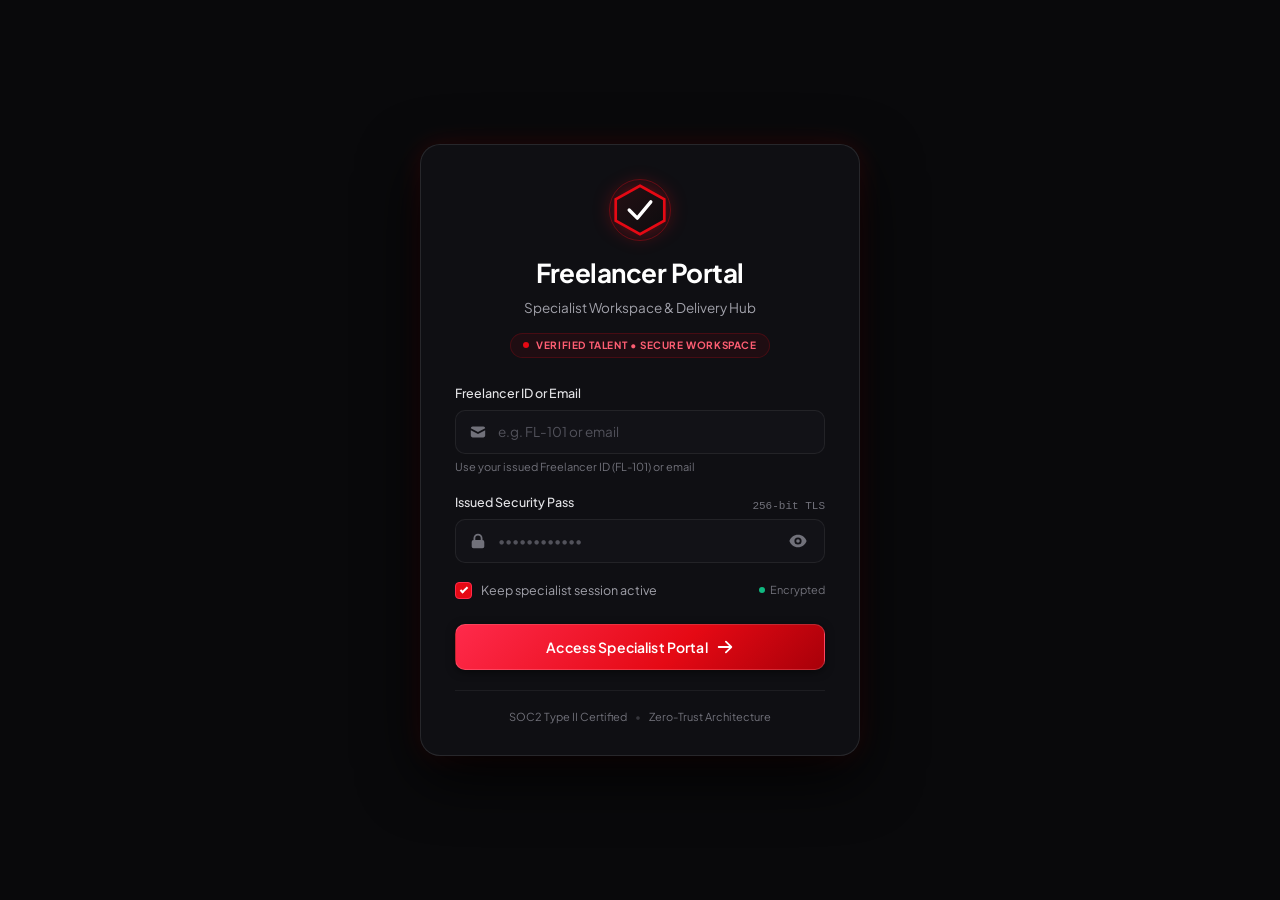
<file: freelancer.html>
<!DOCTYPE html>
<html lang="en">
<head>
  <meta charset="UTF-8">
  <meta name="viewport" content="width=device-width, initial-scale=1.0, maximum-scale=5.0, user-scalable=yes">
  <title>ApexCore Freelancer Portal | Specialist Workspace &amp; Operations</title>
  <meta name="description" content="Dedicated enterprise freelancer portal for ApexCore SaaS. Manage assigned projects, track progress, log timesheets, and request milestone disbursements in INR.">
  <meta name="theme-color" content="#09090b">

  <!-- Google Fonts: Plus Jakarta Sans & Inter -->
  <link rel="preconnect" href="https://fonts.googleapis.com">
  <link rel="preconnect" href="https://fonts.gstatic.com" crossorigin>
  <link href="https://fonts.googleapis.com/css2?family=Inter:wght@300;400;500;600;700&family=Plus+Jakarta+Sans:wght@400;500;600;700;800&family=JetBrains+Mono:wght@400;500;600&display=swap" rel="stylesheet">

  <!-- Core Base Styles & Freelancer Dedicated Styles -->
  <link rel="stylesheet" href="style.css">
  <link rel="stylesheet" href="freelancer.css">
</head>
<body class="freelancer-body">

  <!-- Toast Notification Container -->
  <div id="toast-container" class="toast-container" aria-live="polite"></div>

  <!-- ======================================================== -->
  <!-- 1. FREELANCER LOGIN VIEW (Centered Layout) -->
  <!-- ======================================================== -->
  <section id="freelancer-login-view" class="fl-login-fullscreen-section" aria-label="Freelancer Authentication">
    <div class="login-bg-effects" aria-hidden="true">
      <div class="glow-orb orb-1"></div>
      <div class="glow-orb orb-2"></div>
      <div class="grid-overlay"></div>
    </div>

    <div class="login-card-wrapper">
      <div class="login-card" id="freelancer-login-card">
        <!-- Brand Header -->
        <div class="login-brand">
          <div class="brand-emblem">
            <svg class="emblem-svg" viewBox="0 0 40 40" fill="none" xmlns="http://www.w3.org/2000/svg">
              <polygon points="20,2 38,12 38,28 20,38 2,28 2,12" stroke="#e50914" stroke-width="2" fill="url(#freelancerHexGrad)"/>
              <path d="M12 20L18 26L28 14" stroke="#ffffff" stroke-width="2.5" stroke-linecap="round" stroke-linejoin="round"/>
              <defs>
                <linearGradient id="freelancerHexGrad" x1="2" y1="2" x2="38" y2="38" gradientUnits="userSpaceOnUse">
                  <stop stop-color="#241014"/>
                  <stop offset="1" stop-color="#0c0c0e"/>
                </linearGradient>
              </defs>
            </svg>
            <span class="emblem-pulse"></span>
          </div>
          <h1 class="portal-title">Freelancer Portal</h1>
          <p class="portal-subtitle">Specialist Workspace &amp; Delivery Hub</p>
          <div class="rbac-pill">
            <span class="rbac-dot"></span>
            <span>VERIFIED TALENT &bull; SECURE WORKSPACE</span>
          </div>
        </div>

        <!-- Error State Banner (Hidden by default) -->
        <div id="freelancer-login-error" class="login-alert hidden" role="alert" aria-live="assertive">
          <svg class="alert-icon" viewBox="0 0 20 20" fill="currentColor">
            <path fill-rule="evenodd" d="M18 10a8 8 0 11-16 0 8 8 0 0116 0zm-7 4a1 1 0 11-2 0 1 1 0 012 0zm-1-9a1 1 0 00-1 1v4a1 1 0 102 0V6a1 1 0 00-1-1z" clip-rule="evenodd"/>
          </svg>
          <div class="alert-content">
            <strong class="alert-title">Access Denied</strong>
            <span class="alert-message">Invalid Freelancer ID or Security Pass.</span>
          </div>
        </div>

        <!-- Login Form -->
        <form id="freelancer-login-form" class="login-form" onsubmit="window.executeFreelancerLogin(event); return false;" autocomplete="off" novalidate>
          <!-- Email / ID Input Group -->
          <div class="form-group">
            <label for="fl-login-email" class="form-label">Freelancer ID or Email</label>
            <div class="input-wrapper">
              <span class="input-icon">
                <svg viewBox="0 0 20 20" fill="currentColor" width="18" height="18">
                  <path d="M2.003 5.884L10 9.882l7.997-3.998A2 2 0 0016 4H4a2 2 0 00-1.997 1.884z" />
                  <path d="M18 8.118l-8 4-8-4V14a2 2 0 002 2h12a2 2 0 002-2V8.118z" />
                </svg>
              </span>
              <input 
                type="text" 
                id="fl-login-email" 
                class="form-control" 
                placeholder="e.g. FL-101 or email" 
                required 
                spellcheck="false"
                autocomplete="username"
              >
            </div>
            <span class="hint-text">Use your issued Freelancer ID (FL-101) or email</span>
          </div>

          <!-- Password Input Group -->
          <div class="form-group">
            <div class="label-row">
              <label for="fl-login-password" class="form-label">Issued Security Pass</label>
              <span class="key-indicator">256-bit TLS</span>
            </div>
            <div class="input-wrapper">
              <span class="input-icon">
                <svg viewBox="0 0 20 20" fill="currentColor" width="18" height="18">
                  <path fill-rule="evenodd" d="M5 9V7a5 5 0 0110 0v2a2 2 0 012 2v5a2 2 0 01-2 2H5a2 2 0 01-2-2v-5a2 2 0 012-2zm8-2v2H7V7a3 3 0 016 0z" clip-rule="evenodd" />
                </svg>
              </span>
              <input 
                type="password" 
                id="fl-login-password" 
                class="form-control" 
                placeholder="••••••••••••" 
                required 
                autocomplete="current-password"
              >
              <button 
                type="button" 
                id="fl-toggle-password" 
                class="password-toggle-btn" 
                aria-label="Toggle password visibility" 
                title="Show or hide password"
              >
                <svg class="eye-icon eye-open" viewBox="0 0 20 20" fill="currentColor" width="18" height="18">
                  <path d="M10 12a2 2 0 100-4 2 2 0 000 4z" />
                  <path fill-rule="evenodd" d="M.458 10C1.732 5.943 5.522 3 10 3s8.268 2.943 9.542 7c-1.274 4.057-5.064 7-9.542 7S1.732 14.057.458 10zM14 10a4 4 0 11-8 0 4 4 0 018 0z" clip-rule="evenodd" />
                </svg>
                <svg class="eye-icon eye-closed hidden" viewBox="0 0 20 20" fill="currentColor" width="18" height="18">
                  <path fill-rule="evenodd" d="M3.707 2.293a1 1 0 00-1.414 1.414l14 14a1 1 0 001.414-1.414l-1.473-1.473A10.014 10.014 0 0019.542 10C18.268 5.943 14.478 3 10 3a9.958 9.958 0 00-4.512 1.074l-1.78-1.781zm4.261 4.26l1.514 1.515a2.003 2.003 0 012.45 2.45l1.514 1.514a4 4 0 00-5.478-5.478z" clip-rule="evenodd" />
                  <path d="M12.454 16.697L9.75 13.992a4 4 0 01-3.742-3.741L2.335 6.578A9.98 9.98 0 00.458 10c1.274 4.057 5.064 7 9.542 7 .847 0 1.669-.105 2.454-.303z" />
                </svg>
              </button>
            </div>
          </div>

          <!-- Options Row -->
          <div class="form-row-options">
            <label class="custom-checkbox">
              <input type="checkbox" id="fl-remember-me" checked>
              <span class="checkmark"></span>
              <span class="checkbox-label">Keep specialist session active</span>
            </label>
            <span class="security-status-tag">
              <span class="status-shield-dot"></span>
              Encrypted
            </span>
          </div>

          <!-- Submit Action Button -->
          <button type="button" id="btn-fl-login-submit" class="btn-primary-red" onclick="window.executeFreelancerLogin(event);">
            <span class="btn-shine"></span>
            <span class="btn-text">Access Specialist Portal</span>
            <svg class="btn-arrow" viewBox="0 0 20 20" fill="currentColor" width="18" height="18">
              <path fill-rule="evenodd" d="M10.293 3.293a1 1 0 011.414 0l6 6a1 1 0 010 1.414l-6 6a1 1 0 01-1.414-1.414L14.586 11H3a1 1 0 110-2h11.586l-4.293-4.293a1 1 0 010-1.414z" clip-rule="evenodd" />
            </svg>
          </button>
        </form>

        <!-- Card Footer -->
        <div class="login-card-footer" style="margin-top: 20px;">
          <div class="security-badges">
            <span>SOC2 Type II Certified</span>
            <span class="footer-sep">&bull;</span>
            <span>Zero-Trust Architecture</span>
          </div>
        </div>
      </div>
    </div>
  </section>

  <!-- ======================================================== -->
  <!-- 2. UNIQUE FREELANCER CYBERNETIC QUANTUM ORBITAL LOADER   -->
  <!-- ======================================================== -->
  <div id="freelancer-cinematic-loader" class="fl-quantum-loader-overlay hidden" aria-hidden="true" role="dialog">
    <canvas id="fl-loader-canvas" class="fl-quantum-canvas"></canvas>
    <div class="fl-quantum-ambient-radial"></div>

    <div class="fl-quantum-loader-content">
      <!-- 3D Gyroscopic Quantum Orbital Spinner -->
      <div class="fl-orbital-spinner-stage">
        <!-- Outer Glowing Energy Ring -->
        <div class="fl-orbital-outer-glow"></div>

        <!-- Segmented Tech HUD Ring -->
        <div class="fl-hud-tech-ring">
          <svg viewBox="0 0 200 200" class="fl-hud-svg">
            <circle cx="100" cy="100" r="90" class="fl-hud-track-circle" />
            <circle cx="100" cy="100" r="90" class="fl-hud-progress-arc" id="fl-hud-arc" />
          </svg>
          <div class="fl-hud-tick-marks">
            <span class="fl-tick t-0"></span>
            <span class="fl-tick t-90"></span>
            <span class="fl-tick t-180"></span>
            <span class="fl-tick t-270"></span>
          </div>
        </div>

        <!-- 3D Orbital Gyroscopic Ring 1 (Tilted 65deg) -->
        <div class="fl-gyro-ring fl-gyro-1">
          <div class="fl-gyro-particle p-1"></div>
          <div class="fl-gyro-particle p-2"></div>
        </div>

        <!-- 3D Orbital Gyroscopic Ring 2 (Counter Tilt 45deg) -->
        <div class="fl-gyro-ring fl-gyro-2">
          <div class="fl-gyro-particle p-3"></div>
        </div>

        <!-- 3D Orbital Gyroscopic Ring 3 (Fast Equatorial Sweep) -->
        <div class="fl-gyro-ring fl-gyro-3">
          <div class="fl-gyro-particle p-4"></div>
        </div>

        <!-- Central Hexagonal Quantum Matrix Core -->
        <div class="fl-hex-core-wrap">
          <div class="fl-hex-pulse-aura"></div>
          <div class="fl-hex-matrix-frame">
            <svg viewBox="0 0 60 60" class="fl-hex-svg">
              <polygon points="30,4 55,18 55,42 30,56 5,42 5,18" class="fl-hex-poly-bg" />
              <polygon points="30,4 55,18 55,42 30,56 5,42 5,18" class="fl-hex-poly-border" />
            </svg>
            <div class="fl-hex-core-icon">
              <!-- Specialist Shield / Code Vector -->
              <svg viewBox="0 0 24 24" fill="none" stroke="currentColor" stroke-width="2.4" stroke-linecap="round" stroke-linejoin="round" width="22" height="22">
                <polyline points="16 18 22 12 16 6"></polyline>
                <polyline points="8 6 2 12 8 18"></polyline>
              </svg>
            </div>
          </div>
        </div>
      </div>

      <!-- Live Telemetry Matrix Pod & Progress HUD -->
      <div class="fl-telemetry-hud-pod">
        <div class="fl-hud-badge-row">
          <span class="fl-hud-live-tag">
            <span class="fl-hud-pulse-dot"></span>
            SPECIALIST ENCLAVE
          </span>
          <span class="fl-hud-cipher-tag">TLS-256 SECURED</span>
        </div>

        <!-- Cyberpunk Digital Number Display -->
        <div class="fl-telemetry-pct-row">
          <span class="fl-pct-bracket">[</span>
          <span id="fl-loader-percentage" class="fl-pct-digits">0</span>
          <span class="fl-pct-unit">%</span>
          <span class="fl-pct-bracket">]</span>
        </div>

        <!-- Precision Segmented Progress Bar -->
        <div class="fl-segmented-bar-track">
          <div id="fl-cursive-progress-bar" class="fl-segmented-bar-fill"></div>
          <div class="fl-segmented-bar-grid"></div>
        </div>

        <!-- Live Status Terminal Decryption Text -->
        <div class="fl-terminal-status-wrap">
          <span class="fl-terminal-caret">&gt;</span>
          <p id="fl-loader-status-text" class="fl-terminal-status-text">INITIALIZING SPECIALIST ENCLAVE &bull; VERIFYING TALENT</p>
        </div>

        <!-- Stage Pips Matrix -->
        <div class="fl-stage-pips-matrix">
          <div class="fl-stage-pip-item active" id="fl-pip-0">
            <span class="pip-dot"></span>
            <span class="pip-lbl">AUTH</span>
          </div>
          <div class="fl-stage-pip-item" id="fl-pip-1">
            <span class="pip-dot"></span>
            <span class="pip-lbl">ENCLAVE</span>
          </div>
          <div class="fl-stage-pip-item" id="fl-pip-2">
            <span class="pip-dot"></span>
            <span class="pip-lbl">SPRINTS</span>
          </div>
          <div class="fl-stage-pip-item" id="fl-pip-3">
            <span class="pip-dot"></span>
            <span class="pip-lbl">SYNC</span>
          </div>
          <div class="fl-stage-pip-item" id="fl-pip-4">
            <span class="pip-dot"></span>
            <span class="pip-lbl">GRANTED</span>
          </div>
        </div>
      </div>
    </div>
  </div>

  <!-- ======================================================== -->
  <!-- 3. FREELANCER SPECIALIST WORKSPACE VIEW                  -->
  <!-- ======================================================== -->
  <div id="freelancer-workspace-view" class="dashboard-shell hidden">

    <!-- LEFT COLLAPSIBLE SIDEBAR -->
    <aside id="sidebar" class="admin-sidebar" aria-label="Freelancer Navigation">
      <!-- Sidebar Header & Brand -->
      <div class="sidebar-header">
        <div class="sidebar-brand">
          <div class="brand-mini-emblem">
            <svg viewBox="0 0 28 28" fill="none" width="24" height="24">
              <path d="M14 2L26 7.5V14C26 21 21 25.5 14 27C7 25.5 2 21 2 14V7.5L14 2Z" fill="#18181f" stroke="#e50914" stroke-width="1.6"/>
              <path d="M10 14L13 17L18 11" stroke="#ff2a4b" stroke-width="2" stroke-linecap="round"/>
            </svg>
          </div>
          <div class="brand-names">
            <span class="brand-title">ApexCore</span>
            <span class="brand-tag">Specialist</span>
          </div>
        </div>
        <button id="sidebar-toggle-btn" class="sidebar-toggle-btn" aria-label="Toggle sidebar collapse" title="Fold / Unfold Sidebar">
          <svg viewBox="0 0 20 20" fill="currentColor" width="18" height="18">
            <path fill-rule="evenodd" d="M12.707 5.293a1 1 0 010 1.414L9.414 10l3.293 3.293a1 1 0 01-1.414 1.414l-4-4a1 1 0 010-1.414l4-4a1 1 0 011.414 0z" clip-rule="evenodd" />
          </svg>
        </button>
        <button id="sidebar-mobile-close-btn" class="sidebar-mobile-close-btn" aria-label="Close navigation sidebar" title="Fold Sidebar">
          <svg viewBox="0 0 24 24" fill="none" stroke="currentColor" stroke-width="2.2" width="18" height="18">
            <line x1="18" y1="6" x2="6" y2="18"></line>
            <line x1="6" y1="6" x2="18" y2="18"></line>
          </svg>
        </button>
      </div>

      <!-- Navigation Menu -->
      <nav class="sidebar-nav">
        <div class="nav-section-label">SPECIALIST WORKSPACE</div>
        <ul class="nav-list" role="menubar">
          
          <!-- 1. Assigned Projects & Work -->
          <li class="nav-item">
            <button class="nav-link active" data-tab="assigned-projects" role="menuitem">
              <span class="nav-icon">
                <svg viewBox="0 0 24 24" fill="none" stroke="currentColor" stroke-width="2">
                  <path d="M22 19a2 2 0 0 1-2 2H4a2 2 0 0 1-2-2V5a2 2 0 0 1 2-2h5l2 3h9a2 2 0 0 1 2 2z"></path>
                </svg>
              </span>
              <span class="nav-label">Assigned Work</span>
              <span class="nav-counter" id="badge-my-projects">0</span>
            </button>
          </li>

          <!-- 2. Financials & Disbursements -->
          <li class="nav-item">
            <button class="nav-link" data-tab="finances" role="menuitem">
              <span class="nav-icon">
                <svg viewBox="0 0 24 24" fill="none" stroke="currentColor" stroke-width="2">
                  <rect x="2" y="5" width="20" height="14" rx="2"></rect>
                  <line x1="2" y1="10" x2="22" y2="10"></line>
                </svg>
              </span>
              <span class="nav-label">Financials &amp; Payouts</span>
              <span class="nav-counter" id="badge-my-payouts">0</span>
            </button>
          </li>

          <!-- 3. Timesheet / Log Hours -->
          <li class="nav-item">
            <button class="nav-link" data-tab="timesheet" role="menuitem">
              <span class="nav-icon">
                <svg viewBox="0 0 24 24" fill="none" stroke="currentColor" stroke-width="2">
                  <circle cx="12" cy="12" r="10"></circle>
                  <polyline points="12 6 12 12 16 14"></polyline>
                </svg>
              </span>
              <span class="nav-label">Log Hours / Timesheet</span>
            </button>
          </li>

          <!-- 4. Profile & Skills -->
          <li class="nav-item">
            <button class="nav-link" data-tab="profile" role="menuitem">
              <span class="nav-icon">
                <svg viewBox="0 0 24 24" fill="none" stroke="currentColor" stroke-width="2">
                  <path d="M20 21v-2a4 4 0 0 0-4-4H8a4 4 0 0 0-4 4v2"></path>
                  <circle cx="12" cy="7" r="4"></circle>
                </svg>
              </span>
              <span class="nav-label">Profile &amp; Skills</span>
            </button>
          </li>
        </ul>
      </nav>

      <!-- Sidebar Footer -->
      <div class="sidebar-footer">
        <div class="sidebar-user-card">
          <div class="user-avatar-wrap">
            <div class="avatar-ring"></div>
            <div class="user-avatar" id="sidebar-fl-avatar">F</div>
          </div>
          <div class="user-details">
            <span class="user-name" id="sidebar-fl-name">Specialist</span>
            <span class="user-role" id="sidebar-fl-skill">Web Development</span>
          </div>
          <button id="btn-sidebar-fl-logout" class="quick-logout-btn" title="Sign Out" aria-label="Sign Out">
            <svg viewBox="0 0 20 20" fill="currentColor" width="16" height="16">
              <path fill-rule="evenodd" d="M3 3a1 1 0 00-1 1v12a1 1 0 102 0V4a1 1 0 00-1-1zm10.293 9.293a1 1 0 001.414 1.414l3-3a1 1 0 000-1.414l-3-3a1 1 0 10-1.414 1.414L14.586 9H7a1 1 0 100 2h7.586l-1.293 1.293z" clip-rule="evenodd" />
            </svg>
          </button>
        </div>
      </div>
    </aside>

    <!-- SIDEBAR BACKDROP FOR MOBILE -->
    <div id="sidebar-backdrop" class="sidebar-backdrop" aria-hidden="true"></div>

    <!-- MAIN DASHBOARD CONTENT AREA -->
    <main class="dashboard-main">

      <!-- MODERN TOP NAVIGATION BAR -->
      <header class="dashboard-topbar">
        <div class="topbar-left">
          <button id="mobile-menu-btn" class="mobile-menu-btn" aria-label="Open mobile navigation menu">
            <svg viewBox="0 0 24 24" fill="none" stroke="currentColor" stroke-width="2">
              <line x1="3" y1="12" x2="21" y2="12"></line>
              <line x1="3" y1="6" x2="21" y2="6"></line>
              <line x1="3" y1="18" x2="21" y2="18"></line>
            </svg>
          </button>
          <div class="view-breadcrumb">
            <span class="breadcrumb-root">Specialist Workspace</span>
            <span class="breadcrumb-sep">/</span>
            <span id="current-view-title" class="breadcrumb-current">Assigned Work</span>
          </div>
        </div>

        <!-- Center Search Omnibar -->
        <div class="topbar-search">
          <div class="search-box">
            <svg class="search-icon" viewBox="0 0 20 20" fill="currentColor" width="16" height="16">
              <path fill-rule="evenodd" d="M8 4a4 4 0 100 8 4 4 0 000-8zM2 8a6 6 0 1110.89 3.476l4.817 4.817a1 1 0 01-1.414 1.414l-4.816-4.816A6 6 0 012 8z" clip-rule="evenodd" />
            </svg>
            <input type="text" id="fl-global-search" placeholder="Search my projects, deliverables, milestones...">
          </div>
        </div>

        <!-- Right System Indicators -->
        <div class="topbar-right">
          <!-- Live Clock -->
          <div class="time-badge">
            <span class="clock-icon">&#9679;</span>
            <span id="live-time">13:17:00</span>
            <span class="badge-timezone">UTC+5:30</span>
          </div>

          <!-- Profile Pill & Logout -->
          <div class="topbar-user-pill">
            <div class="topbar-avatar">
              <span id="topbar-fl-avatar">S</span>
              <span class="avatar-online-dot"></span>
            </div>
            <div class="topbar-user-meta">
              <span class="topbar-name" id="topbar-fl-name">Specialist</span>
              <span class="topbar-badge" id="topbar-fl-skill-badge">Freelancer</span>
            </div>
            <button id="btn-topbar-fl-logout" class="topbar-logout-btn" title="Sign Out of Portal" aria-label="Sign out">
              <svg viewBox="0 0 20 20" fill="currentColor" width="16" height="16">
                <path fill-rule="evenodd" d="M3 3a1 1 0 00-1 1v12a1 1 0 102 0V4a1 1 0 00-1-1zm10.293 9.293a1 1 0 001.414 1.414l3-3a1 1 0 000-1.414l-3-3a1 1 0 10-1.414 1.414L14.586 9H7a1 1 0 100 2h7.586l-1.293 1.293z" clip-rule="evenodd" />
              </svg>
              <span class="logout-text">Logout</span>
            </button>
          </div>
        </div>
      </header>

      <!-- ==================================================== -->
      <!-- TAB 1: ASSIGNED PROJECTS & WORK                      -->
      <!-- ==================================================== -->
      <section id="tab-assigned-projects" class="content-tab active-tab">
        <div class="page-header-row">
          <div>
            <h2 class="page-title">My Assigned Projects &amp; Deliverables</h2>
            <p class="page-subtitle">Track your project milestones, update live delivery progress %, and submit deliverable notes to Platform Admin.</p>
          </div>
          <div class="page-header-actions">
            <button class="btn-primary-red-sm" id="btn-quick-log-hours">
              <svg viewBox="0 0 20 20" fill="currentColor" width="16" height="16">
                <path fill-rule="evenodd" d="M10 18a8 8 0 100-16 8 8 0 000 16zm1-12a1 1 0 10-2 0v4a1 1 0 00.293.707l2.828 2.829a1 1 0 101.415-1.415L11 9.586V6z" clip-rule="evenodd"/>
              </svg>
              Log Work Hours
            </button>
          </div>
        </div>

        <!-- 4 Summary Metrics -->
        <div class="subpage-metric-strip">
          <div class="sub-metric">
            <span class="sub-label">Active Assigned Projects</span>
            <span class="sub-value font-mono text-green" id="fl-kpi-active-projects">0</span>
          </div>
          <div class="sub-metric">
            <span class="sub-label">Avg Milestone Completion</span>
            <span class="sub-value font-mono" id="fl-kpi-avg-progress">0%</span>
          </div>
          <div class="sub-metric highlight-warning">
            <span class="sub-label">Pending Payout Due (INR)</span>
            <span class="sub-value font-mono text-crimson" id="fl-kpi-pending-due">₹0</span>
          </div>
          <div class="sub-metric">
            <span class="sub-label">Total Cleared Earnings (INR)</span>
            <span class="sub-value font-mono text-green" id="fl-kpi-cleared-payouts">₹0</span>
          </div>
        </div>

        <!-- Projects Grid Container -->
        <div class="projects-grid-container" id="freelancer-projects-grid">
          <!-- Dynamically populated cards -->
        </div>
      </section>

      <!-- ==================================================== -->
      <!-- TAB 2: FINANCIALS & DISBURSEMENTS (PAYOUTS)         -->
      <!-- ==================================================== -->
      <section id="tab-finances" class="content-tab">
        <div class="page-header-row">
          <div>
            <h2 class="page-title">Financials &amp; Milestone Disbursements</h2>
            <p class="page-subtitle">Track your project earnings in INR (₹), view paid statements, and submit milestone disbursement requests.</p>
          </div>
          <div class="page-header-actions">
            <button class="btn-primary-red-sm" id="btn-open-request-payout-modal">
              <svg viewBox="0 0 20 20" fill="currentColor" width="16" height="16">
                <path fill-rule="evenodd" d="M4 4a2 2 0 00-2 2v4a2 2 0 002 2V6h10a2 2 0 00-2-2H4zm2 6a2 2 0 012-2h8a2 2 0 012 2v4a2 2 0 01-2 2H8a2 2 0 01-2-2v-4zm6 4a2 2 0 100-4 2 2 0 000 4z" clip-rule="evenodd"/>
              </svg>
              Request Milestone Payout (₹)
            </button>
          </div>
        </div>

        <!-- Financial KPI Cards -->
        <div class="kpi-grid">
          <div class="kpi-card">
            <div class="kpi-top">
              <span class="kpi-title">Total Cleared Earnings</span>
              <div class="kpi-icon-wrap">
                <svg viewBox="0 0 24 24" fill="none" stroke="currentColor" stroke-width="2">
                  <path d="M22 11.08V12a10 10 0 1 1-5.93-9.14"></path>
                  <polyline points="22 4 12 14.01 9 11.01"></polyline>
                </svg>
              </div>
            </div>
            <div class="kpi-value-row">
              <span class="kpi-value" id="fin-kpi-cleared">₹0</span>
              <span class="kpi-delta positive">Direct Transfer</span>
            </div>
          </div>

          <div class="kpi-card accent-glow">
            <div class="kpi-top">
              <span class="kpi-title">Current Due / In Escrow</span>
              <div class="kpi-icon-wrap red-glow">
                <svg viewBox="0 0 24 24" fill="none" stroke="currentColor" stroke-width="2">
                  <circle cx="12" cy="12" r="10"></circle>
                  <line x1="12" y1="8" x2="12" y2="12"></line>
                  <line x1="12" y1="16" x2="12.01" y2="16"></line>
                </svg>
              </div>
            </div>
            <div class="kpi-value-row">
              <span class="kpi-value" id="fin-kpi-due">₹0</span>
              <span class="kpi-subtag">Pending Release</span>
            </div>
          </div>

          <div class="kpi-card">
            <div class="kpi-top">
              <span class="kpi-title">Assigned Projects Value</span>
              <div class="kpi-icon-wrap">
                <svg viewBox="0 0 24 24" fill="none" stroke="currentColor" stroke-width="2">
                  <rect x="2" y="7" width="20" height="14" rx="2"></rect>
                  <path d="M16 21V5a2 2 0 0 0-2-2h-4a2 2 0 0 0-2 2v16"></path>
                </svg>
              </div>
            </div>
            <div class="kpi-value-row">
              <span class="kpi-value" id="fin-kpi-total-budget">₹0</span>
              <span class="kpi-subtag">Across All Sprints</span>
            </div>
          </div>
        </div>

        <!-- Disbursements & Payout Table -->
        <div class="table-card" style="margin-top: 24px;">
          <div class="card-header-bar" style="padding: 16px 20px; display:flex; justify-content:space-between; align-items:center; border-bottom: 1px solid var(--border-subtle);">
            <h3 style="font-size: 15px; font-weight: 700;">Disbursement History &amp; Milestone Receipts</h3>
            <span class="badge-tag">INR Currencies</span>
          </div>
          <div class="table-responsive">
            <table class="data-table">
              <thead>
                <tr>
                  <th>Disbursement ID</th>
                  <th>Project Name</th>
                  <th>Milestone Deliverable</th>
                  <th>Hours Logged</th>
                  <th>Payout Amount (₹)</th>
                  <th>Payment Status</th>
                  <th>Date Recorded</th>
                </tr>
              </thead>
              <tbody id="fl-payouts-table-body">
                <!-- Dynamically rendered -->
              </tbody>
            </table>
          </div>
        </div>
      </section>

      <!-- ==================================================== -->
      <!-- TAB 3: TIMESHEET / WORK HOUR LOGGER                 -->
      <!-- ==================================================== -->
      <section id="tab-timesheet" class="content-tab">
        <div class="page-header-row">
          <div>
            <h2 class="page-title">Specialist Timesheet &amp; Sprint Log</h2>
            <p class="page-subtitle">Log billable hours against your active projects and document your milestone accomplishments.</p>
          </div>
        </div>

        <div class="timesheet-layout-grid">
          <!-- Left: Log Hours Form -->
          <div class="table-card" style="padding: 24px;">
            <h3 style="font-size: 16px; font-weight: 700; margin-bottom: 16px;">Log Daily / Sprint Work Hours</h3>
            <form id="form-log-hours" class="modal-form" action="javascript:void(0);" onsubmit="return false;">
              <div class="form-group">
                <label class="form-label">Select Assigned Project</label>
                <select id="ts-project-select" class="filter-select" required style="width: 100%; height: 42px;">
                  <!-- Dynamically filled with freelancer's active projects -->
                </select>
              </div>

              <div class="form-grid-2">
                <div class="form-group">
                  <label class="form-label">Date of Work</label>
                  <input type="date" id="ts-date" class="form-control" required>
                </div>
                <div class="form-group">
                  <label class="form-label">Hours Logged</label>
                  <input type="number" id="ts-hours" class="form-control" placeholder="e.g. 6.5" min="0.5" max="24" step="0.5" required>
                </div>
              </div>

              <div class="form-group">
                <label class="form-label">Work Completed / Sprint Task Summary</label>
                <textarea id="ts-description" class="form-control" rows="3" placeholder="Describe the components built, APIs integrated, or designs rendered..." required></textarea>
              </div>

              <button type="submit" class="btn-primary-red" style="width: 100%;">
                <span class="btn-text">Submit Hours to Timesheet</span>
              </button>
            </form>
          </div>

          <!-- Right: Logged Entries Table -->
          <div class="table-card">
            <div class="card-header-bar" style="padding: 16px 20px; display:flex; justify-content:space-between; align-items:center; border-bottom: 1px solid var(--border-subtle);">
              <h3 style="font-size: 15px; font-weight: 700;">Recorded Sprint Time Logs</h3>
              <span class="badge-tag" id="ts-total-hours-badge">0 Hours Logged</span>
            </div>
            <div class="table-responsive">
              <table class="data-table">
                <thead>
                  <tr>
                    <th>Date</th>
                    <th>Project</th>
                    <th>Hours</th>
                    <th>Sprint Notes / Task Summary</th>
                  </tr>
                </thead>
                <tbody id="timesheet-entries-body">
                  <!-- Dynamically populated -->
                </tbody>
              </table>
            </div>
          </div>
        </div>
      </section>

      <!-- ==================================================== -->
      <!-- TAB 4: PROFILE & SKILL MANAGEMENT                   -->
      <!-- ==================================================== -->
      <section id="tab-profile" class="content-tab">
        <div class="page-header-row">
          <div>
            <h2 class="page-title">Specialist Profile &amp; Core Skills</h2>
            <p class="page-subtitle">Manage your verified service skills (Web Development, Graphic Design, Video Editing), contact info, and security credentials.</p>
          </div>
        </div>

        <div class="profile-settings-card table-card" style="padding: 28px; max-width: 780px;">
          <form id="form-fl-profile" class="modal-form" action="javascript:void(0);" onsubmit="return false;">
            <div class="form-grid-2">
              <div class="form-group">
                <label class="form-label">Freelancer ID (Permanent)</label>
                <input type="text" id="prof-fl-id" class="form-control" readonly style="background: rgba(255,255,255,0.02); opacity: 0.8;">
              </div>
              <div class="form-group">
                <label class="form-label">Full Name</label>
                <input type="text" id="prof-fl-name" class="form-control" required>
              </div>
            </div>

            <div class="form-grid-2">
              <div class="form-group">
                <label class="form-label">Contact Email Address</label>
                <input type="email" id="prof-fl-email" class="form-control" required>
              </div>
              <div class="form-group">
                <label class="form-label">Phone / WhatsApp Number</label>
                <input type="tel" id="prof-fl-phone" class="form-control" placeholder="+91 98765 43210" required>
              </div>
            </div>

            <!-- Core Services Skill Selector -->
            <div class="form-group">
              <label class="form-label">Core Specialization Skills (Select from Enterprise Services)</label>
              <div class="service-checkbox-group">
                <label class="custom-checkbox">
                  <input type="checkbox" name="fl-skills" value="Web Development">
                  <span class="checkmark"></span>
                  <span class="checkbox-label">Web Development (Full-Stack, React, REST API)</span>
                </label>
                <label class="custom-checkbox">
                  <input type="checkbox" name="fl-skills" value="Graphic Design">
                  <span class="checkmark"></span>
                  <span class="checkbox-label">Graphic Design (Brand Identity, UI/UX, 3D Assets)</span>
                </label>
                <label class="custom-checkbox">
                  <input type="checkbox" name="fl-skills" value="Video Editing">
                  <span class="checkmark"></span>
                  <span class="checkbox-label">Video Editing (Color Grading, Motion Graphics, Reels)</span>
                </label>
              </div>
            </div>

            <div class="form-grid-2">
              <div class="form-group">
                <label class="form-label">Update Security Key / Password</label>
                <input type="text" id="prof-fl-pass" class="form-control" placeholder="Enter new security password">
              </div>
              <div class="form-group">
                <label class="form-label">Talent Availability Status</label>
                <select id="prof-fl-status" class="filter-select" style="width: 100%; height: 42px;">
                  <option value="Active">Active (Taking New Projects)</option>
                  <option value="Available">Available (Standby)</option>
                  <option value="Temporary">Temporary / On Leave</option>
                </select>
              </div>
            </div>

            <div style="margin-top: 20px; display:flex; justify-content:flex-end; gap: 12px;">
              <button type="submit" class="btn-primary-red" style="padding: 12px 28px;">
                <span class="btn-text">Save Profile &amp; Sync to Cloud</span>
              </button>
            </div>
          </form>
        </div>
      </section>

    </main>

    <!-- MOBILE BOTTOM NAVIGATION DOCK -->
    <nav class="mobile-bottom-nav" aria-label="Mobile Navigation Dock">
      <button class="mobile-nav-item active" data-tab="assigned-projects">
        <svg viewBox="0 0 24 24" fill="none" stroke="currentColor" stroke-width="2"><path d="M22 19a2 2 0 0 1-2 2H4a2 2 0 0 1-2-2V5a2 2 0 0 1 2-2h5l2 3h9a2 2 0 0 1 2 2z"></path></svg>
        <span>Projects</span>
      </button>
      <button class="mobile-nav-item" data-tab="finances">
        <svg viewBox="0 0 24 24" fill="none" stroke="currentColor" stroke-width="2"><rect x="2" y="5" width="20" height="14" rx="2"></rect><line x1="2" y1="10" x2="22" y2="10"></line></svg>
        <span>Payouts</span>
      </button>
      <button class="mobile-nav-item" data-tab="timesheet">
        <svg viewBox="0 0 24 24" fill="none" stroke="currentColor" stroke-width="2"><circle cx="12" cy="12" r="10"></circle><polyline points="12 6 12 12 16 14"></polyline></svg>
        <span>Hours</span>
      </button>
      <button class="mobile-nav-item" data-tab="profile">
        <svg viewBox="0 0 24 24" fill="none" stroke="currentColor" stroke-width="2"><path d="M20 21v-2a4 4 0 0 0-4-4H8a4 4 0 0 0-4 4v2"></path><circle cx="12" cy="7" r="4"></circle></svg>
        <span>Profile</span>
      </button>
    </nav>
  </div>

  <!-- ======================================================== -->
  <!-- 4. MODALS & POPUPS                                      -->
  <!-- ======================================================== -->

  <!-- Modal 1: Submit Deliverable & Progress Update -->
  <div id="modal-submit-deliverable" class="modal-backdrop hidden" aria-hidden="true">
    <div class="modal-card">
      <div class="modal-header">
        <div class="modal-title-wrap">
          <span class="modal-badge">SPRINT SUBMISSION</span>
          <h3 class="modal-title">Submit Deliverables &amp; Progress</h3>
        </div>
        <button class="modal-close-btn" data-close-modal="modal-submit-deliverable">&times;</button>
      </div>
      <form id="form-submit-deliverable" class="modal-form" action="javascript:void(0);" onsubmit="return false;">
        <input type="hidden" id="deliv-project-id">
        <div class="form-group">
          <label class="form-label">Project Name</label>
          <input type="text" id="deliv-project-name" class="form-control" readonly style="background: rgba(255,255,255,0.02); opacity: 0.85;">
        </div>

        <div class="form-grid-2">
          <div class="form-group">
            <label class="form-label">Updated Progress Percentage (%)</label>
            <div style="display:flex; align-items:center; gap: 10px;">
              <input type="range" id="deliv-progress-slider" min="0" max="100" class="form-range" style="flex: 1;">
              <span id="deliv-progress-val" style="font-weight: 700; color: var(--red-ember); width: 45px;">80%</span>
            </div>
          </div>
          <div class="form-group">
            <label class="form-label">Project Status</label>
            <select id="deliv-status-select" class="filter-select" style="width: 100%; height: 42px;">
              <option value="Active">Active (In Sprint)</option>
              <option value="In Review">In Review (Ready for Client Audit)</option>
              <option value="Completed">Completed (Final Delivery)</option>
            </select>
          </div>
        </div>

        <div class="form-group">
          <label class="form-label">Deliverable URL / Asset Links (Figma, GitHub, Drive, Reel)</label>
          <input type="url" id="deliv-asset-url" class="form-control" placeholder="https://github.com/... or https://figma.com/..." required>
        </div>

        <div class="form-group">
          <label class="form-label">Sprint Delivery Notes / Milestone Remarks</label>
          <textarea id="deliv-notes" class="form-control" rows="3" placeholder="Provide notes regarding changes made, QA checks completed, or client approvals..." required></textarea>
        </div>

        <div style="display:flex; justify-content:flex-end; gap: 10px; margin-top: 14px;">
          <button type="button" class="btn-secondary" data-close-modal="modal-submit-deliverable">Cancel</button>
          <button type="submit" class="btn-primary-red">Submit Deliverables &amp; Save</button>
        </div>
      </form>
    </div>
  </div>

  <!-- Modal 2: Request Milestone Disbursement -->
  <div id="modal-request-payout" class="modal-backdrop hidden" aria-hidden="true">
    <div class="modal-card">
      <div class="modal-header">
        <div class="modal-title-wrap">
          <span class="modal-badge">ESCROW DISBURSEMENT</span>
          <h3 class="modal-title">Request Milestone Payout (₹)</h3>
        </div>
        <button class="modal-close-btn" data-close-modal="modal-request-payout">&times;</button>
      </div>
      <form id="form-request-payout" class="modal-form" action="javascript:void(0);" onsubmit="return false;">
        <div class="form-group">
          <label class="form-label">Associated Project</label>
          <select id="payout-project-select" class="filter-select" required style="width: 100%; height: 42px;">
            <!-- Dynamically populated -->
          </select>
        </div>

        <div class="form-group">
          <label class="form-label">Milestone Deliverable Name</label>
          <input type="text" id="payout-milestone-name" class="form-control" placeholder="e.g. Sprint 2 Ingress MTLS &amp; UI Polish" required>
        </div>

        <div class="form-grid-2">
          <div class="form-group">
            <label class="form-label">Hours Logged for Milestone</label>
            <input type="number" id="payout-hours" class="form-control" placeholder="35" min="1" required>
          </div>
          <div class="form-group">
            <label class="form-label">Requested Disbursement Amount (INR ₹)</label>
            <input type="number" id="payout-amount" class="form-control" placeholder="45000" min="1000" step="500" required>
          </div>
        </div>

        <div style="display:flex; justify-content:flex-end; gap: 10px; margin-top: 14px;">
          <button type="button" class="btn-secondary" data-close-modal="modal-request-payout">Cancel</button>
          <button type="submit" class="btn-primary-red">Submit Payout Request</button>
        </div>
      </form>
    </div>
  </div>

  <!-- Google Pay Style Project Completion Celebration Modal -->
  <div id="modal-project-complete-celebration" class="gpay-celebration-backdrop hidden" aria-hidden="true">
    <div class="gpay-celebration-card">
      <button class="gpay-close-btn" onclick="closeProjectCelebrationModal()" aria-label="Close celebration modal">&times;</button>
      
      <!-- Ambient Glow & Animated Particle Burst -->
      <div class="gpay-glow-bg"></div>
      <div class="gpay-particles-wrap" id="gpay-particles-container">
        <span class="gpay-particle p1"></span>
        <span class="gpay-particle p2"></span>
        <span class="gpay-particle p3"></span>
        <span class="gpay-particle p4"></span>
        <span class="gpay-particle p5"></span>
        <span class="gpay-particle p6"></span>
        <span class="gpay-particle p7"></span>
        <span class="gpay-particle p8"></span>
      </div>

      <!-- Concentric Ripples -->
      <div class="gpay-ripple-container">
        <div class="gpay-ripple r1"></div>
        <div class="gpay-ripple r2"></div>
        <div class="gpay-ripple r3"></div>
        
        <!-- Central Popping Green Circle with Animated Draw Checkmark -->
        <div class="gpay-green-circle" id="gpay-main-circle">
          <svg class="gpay-checkmark-svg" viewBox="0 0 52 52">
            <circle class="gpay-checkmark-circle" cx="26" cy="26" r="24" fill="none"/>
            <path class="gpay-checkmark-check" fill="none" d="M14.1 27.2l7.1 7.2 16.7-16.8"/>
          </svg>
        </div>
      </div>

      <!-- Celebration Content -->
      <div class="gpay-celebration-content">
        <div class="gpay-success-badge">
          <span class="gpay-badge-dot"></span>
          <span>SPECIALIST DELIVERABLE COMPLETED</span>
        </div>
        <h3 class="gpay-project-title" id="gpay-proj-title">Project Name</h3>
        <p class="gpay-project-meta" id="gpay-proj-meta">PRJ-301 &bull; Web Development</p>
        
        <div class="gpay-status-pill-wrap">
          <div class="gpay-metric-item">
            <span class="gpay-metric-label">Sprint Velocity</span>
            <span class="gpay-metric-val font-mono text-green">100% Complete</span>
          </div>
          <div class="gpay-metric-sep"></div>
          <div class="gpay-metric-item">
            <span class="gpay-metric-label">Status</span>
            <span class="gpay-metric-val font-mono" style="color: #60a5fa;">Completed</span>
          </div>
          <div class="gpay-metric-sep"></div>
          <div class="gpay-metric-item">
            <span class="gpay-metric-label">Cloud Sync</span>
            <span class="gpay-metric-val font-mono text-green">✓ Live Synced</span>
          </div>
        </div>

        <p class="gpay-subtext" id="gpay-proj-subtext">All milestones and deliverables have been marked completed and updated live on the platform.</p>

        <div class="gpay-actions">
          <button type="button" class="gpay-done-btn" onclick="closeProjectCelebrationModal()">
            <span>Done</span>
            <svg viewBox="0 0 20 20" fill="currentColor" width="16" height="16"><path fill-rule="evenodd" d="M16.707 5.293a1 1 0 010 1.414l-8 8a1 1 0 01-1.414 0l-4-4a1 1 0 011.414-1.414L8 12.586l7.293-7.293a1 1 0 011.414 0z" clip-rule="evenodd"/></svg>
          </button>
        </div>
      </div>
    </div>
  </div>

  <!-- Freelancer Portal Script -->
  <script src="freelancer.js"></script>
</body>
</html>
</file>
<file: style.css>
/* ==========================================================================
   ApexCore SaaS Admin Portal & Management Dashboard
   Theme: Executive Enterprise Red & Black
   Typography: Inter / Plus Jakarta Sans
   ========================================================================== */

/* --------------------------------------------------------------------------
   1. CSS Custom Properties / Design Tokens
   -------------------------------------------------------------------------- */
:root {
  /* Color Primitives - Deep Pitch & Charcoal */
  --bg-core: #09090b;             /* Deepest canvas black */
  --bg-subtle: #0d0d11;           /* Very subtle secondary base */
  --surface-base: #111115;        /* Card & container charcoal */
  --surface-card: #15151b;        /* Elevated card background */
  --surface-hover: #1b1b22;       /* Interactive hover state */
  --surface-input: #121217;       /* Input control background */
  --surface-glass: rgba(17, 17, 21, 0.78);

  /* Borders & Dividers */
  --border-subtle: rgba(255, 255, 255, 0.07);
  --border-card: rgba(255, 255, 255, 0.1);
  --border-focus: rgba(229, 9, 20, 0.6);
  --border-ruby: rgba(229, 9, 20, 0.28);

  /* Primary Crimson & Ruby Accents */
  --red-primary: #e50914;         /* Executive Crimson Primary */
  --red-ember: #ff2a4b;           /* Vibrant Ruby Ember */
  --red-dark: #8b0000;            /* Dark Burgundy */
  --red-glow: transparent;
  --red-glow-subtle: transparent;
  --red-badge-bg: rgba(229, 9, 20, 0.12);

  /* Status Colors */
  --status-green: #10b981;
  --status-green-bg: rgba(16, 185, 129, 0.12);
  --status-amber: #f59e0b;
  --status-amber-bg: rgba(245, 158, 11, 0.12);
  --status-blue: #3b82f6;
  --status-blue-bg: rgba(59, 130, 246, 0.12);

  /* Typography Colors */
  --text-primary: #ffffff;
  --text-secondary: #a1a1aa;
  --text-muted: #71717a;
  --text-dark: #52525b;

  /* Font Families */
  --font-sans: 'Plus Jakarta Sans', 'Inter', -apple-system, BlinkMacSystemFont, 'Segoe UI', Roboto, sans-serif;
  --font-mono: 'SFMono-Regular', Consolas, 'Liberation Mono', Menlo, monospace;

  /* Elevations & Shadows (Clean Matte - No Neon Glows) */
  --shadow-sm: 0 1px 2px rgba(0, 0, 0, 0.5);
  --shadow-md: 0 4px 14px rgba(0, 0, 0, 0.6);
  --shadow-lg: 0 10px 30px rgba(0, 0, 0, 0.7);
  --shadow-red-card: 0 14px 40px -10px rgba(0, 0, 0, 0.8);
  --shadow-glow: none;

  /* Transitions */
  --transition-fast: 150ms cubic-bezier(0.4, 0, 0.2, 1);
  --transition-normal: 250ms cubic-bezier(0.4, 0, 0.2, 1);
  --transition-smooth: 400ms cubic-bezier(0.16, 1, 0.3, 1);

  /* Dimensions */
  --sidebar-width: 268px;
  --sidebar-collapsed-width: 80px;
  --topbar-height: 70px;
  --border-radius-sm: 6px;
  --border-radius-md: 10px;
  --border-radius-lg: 14px;
  --border-radius-xl: 20px;
}

/* --------------------------------------------------------------------------
   2. Global Resets & Base Styles
   -------------------------------------------------------------------------- */
*, *::before, *::after {
  box-sizing: border-box;
  margin: 0;
  padding: 0;
}

html, body {
  width: 100%;
  min-height: 100%;
  background-color: var(--bg-core);
  color: var(--text-primary);
  font-family: var(--font-sans);
  font-size: 14px;
  line-height: 1.5;
  -webkit-font-smoothing: antialiased;
  -moz-osx-font-smoothing: grayscale;
  overflow-x: clip;
}

button, input, select, textarea {
  font-family: inherit;
  font-size: inherit;
  color: inherit;
}

a {
  color: inherit;
  text-decoration: none;
}

/* Custom Scrollbars */
::-webkit-scrollbar {
  width: 6px;
  height: 6px;
}
::-webkit-scrollbar-track {
  background: var(--bg-core);
}
::-webkit-scrollbar-thumb {
  background: #27272e;
  border-radius: 4px;
}
::-webkit-scrollbar-thumb:hover {
  background: var(--red-primary);
}

.hidden {
  display: none !important;
}

/* --------------------------------------------------------------------------
   3. LOGIN PORTAL
   -------------------------------------------------------------------------- */
#login-view {
  position: relative;
  width: 100vw;
  min-height: 100vh;
  display: flex;
  align-items: center;
  justify-content: center;
  padding: 24px;
  background-color: var(--bg-core);
  z-index: 10;
  transition: opacity 0.5s ease, transform 0.5s ease;
}

/* Ambient Background Lighting */
.login-bg-mesh {
  position: absolute;
  inset: 0;
  overflow: hidden;
  pointer-events: none;
  z-index: 0;
}

.mesh-glow {
  position: absolute;
  border-radius: 50%;
  filter: blur(120px);
  opacity: 0.22;
}

.mesh-glow-1 {
  display: none;
}

.mesh-glow-2 {
  display: none;
}

.mesh-grid {
  position: absolute;
  inset: 0;
  background-image: 
    linear-gradient(rgba(255, 255, 255, 0.02) 1px, transparent 1px),
    linear-gradient(90deg, rgba(255, 255, 255, 0.02) 1px, transparent 1px);
  background-size: 40px 40px;
  mask-image: radial-gradient(circle at center, black 40%, transparent 85%);
  -webkit-mask-image: radial-gradient(circle at center, black 40%, transparent 85%);
}

@keyframes pulseGlow {
  0% { transform: translateX(-50%) scale(0.95); opacity: 0.18; }
  100% { transform: translateX(-50%) scale(1.08); opacity: 0.26; }
}

/* Login Card Container */
.login-container {
  position: relative;
  z-index: 1;
  width: 100%;
  max-width: 440px;
}

.login-card {
  position: relative;
  background: rgba(17, 17, 21, 0.88);
  backdrop-filter: blur(24px);
  -webkit-backdrop-filter: blur(24px);
  border: 1px solid var(--border-card);
  border-radius: var(--border-radius-xl);
  padding: 38px 34px 30px;
  box-shadow: var(--shadow-red-card);
  overflow: hidden;
  transition: transform var(--transition-normal), border-color var(--transition-normal);
}

.login-card:hover {
  border-color: rgba(229, 9, 20, 0.35);
}

.card-accent-line {
  position: absolute;
  top: 0;
  left: 0;
  right: 0;
  height: 2px;
  background: linear-gradient(90deg, transparent 0%, #e50914 50%, transparent 100%);
  opacity: 0.9;
}

/* Brand Area */
.login-brand {
  text-align: center;
  margin-bottom: 26px;
}

.brand-emblem {
  position: relative;
  width: 54px;
  height: 54px;
  margin: 0 auto 16px;
  display: flex;
  align-items: center;
  justify-content: center;
}

.emblem-svg {
  width: 100%;
  height: 100%;
  filter: drop-shadow(0 0 10px rgba(229, 9, 20, 0.45));
}

.emblem-pulse {
  position: absolute;
  inset: -4px;
  border-radius: 50%;
  border: 1px solid rgba(229, 9, 20, 0.35);
  animation: radarPing 3s cubic-bezier(0, 0, 0.2, 1) infinite;
}

@keyframes radarPing {
  75%, 100% {
    transform: scale(1.3);
    opacity: 0;
  }
}

.portal-title {
  font-size: 26px;
  font-weight: 700;
  letter-spacing: -0.02em;
  color: #ffffff;
  margin-bottom: 6px;
}

.portal-subtitle {
  font-size: 13.5px;
  color: var(--text-secondary);
  margin-bottom: 14px;
}

.rbac-pill {
  display: inline-flex;
  align-items: center;
  gap: 7px;
  padding: 4px 12px;
  border-radius: 30px;
  background: rgba(229, 9, 20, 0.08);
  border: 1px solid rgba(229, 9, 20, 0.2);
  font-size: 10px;
  font-weight: 700;
  letter-spacing: 0.06em;
  color: #ff5e73;
}

.rbac-dot {
  width: 6px;
  height: 6px;
  border-radius: 50%;
  background: var(--red-primary);
}

/* Error State Banner */
.login-alert {
  display: flex;
  align-items: flex-start;
  gap: 12px;
  background: rgba(229, 9, 20, 0.12);
  border: 1px solid rgba(229, 9, 20, 0.4);
  border-radius: var(--border-radius-md);
  padding: 12px 14px;
  margin-bottom: 20px;
  color: #ffa4af;
  animation: alertFadeIn 0.3s ease;
}

@keyframes alertFadeIn {
  from { opacity: 0; transform: translateY(-6px); }
  to { opacity: 1; transform: translateY(0); }
}

.alert-icon {
  width: 18px;
  height: 18px;
  color: #ff334b;
  flex-shrink: 0;
  margin-top: 1px;
}

.alert-content {
  display: flex;
  flex-direction: column;
  font-size: 12.5px;
}

.alert-title {
  font-weight: 600;
  color: #ffffff;
  margin-bottom: 2px;
}

.alert-message {
  color: #fca5a5;
  font-size: 12px;
}

/* Shake Animation for incorrect login */
.shake-error {
  animation: shakeCard 0.5s cubic-bezier(0.36, 0.07, 0.19, 0.97) both;
}

@keyframes shakeCard {
  10%, 90% { transform: translate3d(-3px, 0, 0); }
  20%, 80% { transform: translate3d(4px, 0, 0); }
  30%, 50%, 70% { transform: translate3d(-6px, 0, 0); }
  40%, 60% { transform: translate3d(6px, 0, 0); }
}

/* Form Styles */
.form-group {
  margin-bottom: 18px;
}

.form-label {
  display: block;
  font-size: 12.5px;
  font-weight: 500;
  color: #e4e4e7;
  margin-bottom: 7px;
}

.label-row {
  display: flex;
  justify-content: space-between;
  align-items: center;
}

.key-indicator {
  font-size: 11px;
  font-family: var(--font-mono);
  color: var(--text-muted);
}

.input-wrapper {
  position: relative;
  display: flex;
  align-items: center;
}

.input-icon {
  position: absolute;
  left: 14px;
  color: var(--text-muted);
  display: flex;
  align-items: center;
  pointer-events: none;
  transition: color var(--transition-fast);
}

.form-control {
  width: 100%;
  height: 44px;
  background: var(--surface-input);
  border: 1px solid var(--border-subtle);
  border-radius: var(--border-radius-md);
  padding: 0 14px 0 42px;
  color: #ffffff;
  font-size: 13.5px;
  outline: none;
  transition: border-color var(--transition-fast), box-shadow var(--transition-fast), background var(--transition-fast);
}

.form-control:focus {
  border-color: var(--border-focus);
  box-shadow: 0 0 0 3px rgba(229, 9, 20, 0.15);
  background: #15151c;
}

.form-control:focus ~ .input-icon {
  color: var(--red-ember);
}

.form-control::placeholder {
  color: #52525b;
}

.hint-text {
  display: block;
  font-size: 11px;
  color: var(--text-muted);
  margin-top: 5px;
}

.password-toggle-btn {
  position: absolute;
  right: 12px;
  background: transparent;
  border: none;
  color: var(--text-muted);
  cursor: pointer;
  padding: 6px;
  display: flex;
  align-items: center;
  justify-content: center;
  border-radius: 4px;
  transition: color var(--transition-fast), background var(--transition-fast);
}

.password-toggle-btn:hover {
  color: #ffffff;
  background: rgba(255, 255, 255, 0.05);
}

/* Checkbox & Options */
.form-row-options {
  display: flex;
  align-items: center;
  justify-content: space-between;
  margin: 18px 0 24px;
}

.custom-checkbox {
  display: flex;
  align-items: center;
  gap: 9px;
  cursor: pointer;
  user-select: none;
}

.custom-checkbox input {
  position: absolute;
  opacity: 0;
  cursor: pointer;
}

.checkmark {
  width: 17px;
  height: 17px;
  border: 1px solid rgba(255, 255, 255, 0.2);
  border-radius: 4px;
  background: var(--surface-input);
  display: flex;
  align-items: center;
  justify-content: center;
  transition: all var(--transition-fast);
}

.custom-checkbox input:checked ~ .checkmark {
  background: var(--red-primary);
  border-color: var(--red-ember);
}

.custom-checkbox input:checked ~ .checkmark::after {
  content: "";
  display: block;
  width: 4px;
  height: 8px;
  border: solid white;
  border-width: 0 2px 2px 0;
  transform: rotate(45deg) translate(-0.5px, -0.5px);
}

.checkbox-label {
  font-size: 12.5px;
  color: var(--text-secondary);
}

.security-status-tag {
  display: inline-flex;
  align-items: center;
  gap: 5px;
  font-size: 11px;
  color: #71717a;
}

.status-shield-dot {
  width: 6px;
  height: 6px;
  background: #10b981;
  border-radius: 50%;
}

/* Primary Submit Red Button */
.btn-primary-red {
  position: relative;
  width: 100%;
  height: 46px;
  background: linear-gradient(135deg, #ff2a4b 0%, #e50914 60%, #a80009 100%);
  border: 1px solid rgba(255, 255, 255, 0.15);
  border-radius: var(--border-radius-md);
  color: #ffffff;
  font-size: 14px;
  font-weight: 600;
  letter-spacing: 0.01em;
  display: flex;
  align-items: center;
  justify-content: center;
  gap: 8px;
  cursor: pointer;
  box-shadow: 0 2px 8px rgba(0, 0, 0, 0.5);
  transition: transform var(--transition-fast), box-shadow var(--transition-fast), filter var(--transition-fast);
  overflow: hidden;
}

.btn-primary-red:hover {
  transform: translateY(-1px);
  box-shadow: 0 4px 12px rgba(0, 0, 0, 0.7);
  filter: brightness(1.05);
}

.btn-primary-red:active {
  transform: translateY(0);
}

.btn-shine {
  position: absolute;
  top: 0;
  left: -100%;
  width: 60%;
  height: 100%;
  background: linear-gradient(90deg, transparent, rgba(255, 255, 255, 0.2), transparent);
  transform: skewX(-25deg);
  animation: buttonShine 6s infinite;
}

@keyframes buttonShine {
  0%, 80% { left: -100%; }
  100% { left: 200%; }
}

.btn-arrow {
  transition: transform var(--transition-fast);
}

.btn-primary-red:hover .btn-arrow {
  transform: translateX(3px);
}

/* Card Footer */
.login-card-footer {
  margin-top: 24px;
  padding-top: 18px;
  border-top: 1px solid rgba(255, 255, 255, 0.06);
  text-align: center;
}

.security-badges {
  font-size: 11px;
  color: var(--text-muted);
  display: flex;
  justify-content: center;
  align-items: center;
  gap: 8px;
}

.footer-sep {
  opacity: 0.4;
}

/* --------------------------------------------------------------------------
   4. FULL-PAGE RED & BLACK CURSIVE CALLIGRAPHY LOADER
   -------------------------------------------------------------------------- */
.cinematic-overlay {
  position: fixed;
  inset: 0;
  width: 100vw;
  height: 100vh;
  background: radial-gradient(ellipse at 50% 50%, #150205 0%, #0c0103 35%, #050507 75%, #000000 100%);
  z-index: 99999;
  display: flex;
  align-items: center;
  justify-content: center;
  overflow: hidden;
  opacity: 1;
  transition: opacity 0.5s cubic-bezier(0.16, 1, 0.3, 1), transform 0.5s cubic-bezier(0.16, 1, 0.3, 1);
}

.cinematic-overlay.fade-out {
  opacity: 0;
  transform: scale(1.03);
  pointer-events: none;
}

.loader-canvas {
  position: absolute;
  inset: 0;
  width: 100%;
  height: 100%;
  z-index: 1;
  pointer-events: none;
  opacity: 0.65;
}

/* Deep Ambient Red Breathing Halo */
.cursive-ambient-aura {
  position: absolute;
  width: 650px;
  height: 380px;
  border-radius: 50%;
  background: radial-gradient(ellipse at center, rgba(229, 9, 20, 0.32) 0%, rgba(255, 42, 75, 0.12) 45%, transparent 72%);
  filter: blur(48px);
  z-index: 2;
  pointer-events: none;
  animation: cursiveAuraBreath 3.2s ease-in-out infinite alternate;
}

@keyframes cursiveAuraBreath {
  0% { transform: scale(0.88); opacity: 0.45; }
  100% { transform: scale(1.18); opacity: 0.9; }
}

/* Calligraphy Pod Container */
.cursive-loader-container {
  position: relative;
  z-index: 5;
  display: flex;
  flex-direction: column;
  align-items: center;
  justify-content: center;
  width: 92%;
  max-width: 860px;
  padding: 24px;
}

.cursive-svg-wrap {
  position: relative;
  width: 100%;
  max-width: 800px;
  display: flex;
  align-items: center;
  justify-content: center;
}

.cursive-loading-svg {
  width: 100%;
  height: auto;
  overflow: visible;
  filter: none;
}

/* Ambient Glow Underlay (Disabled - clean sharp stroke) */
.cursive-path-glow {
  display: none;
}

/* Crisp Clean Red Calligraphy Stroke (No Glow Effect) */
.cursive-path-main {
  fill: none;
  stroke: url(#cursiveRedNeonGrad);
  stroke-width: 3.5;
  stroke-linecap: round;
  stroke-linejoin: round;
  filter: none;
  stroke-dasharray: 2600;
  stroke-dashoffset: 2600;
  animation: cursiveDrawLoop 2.8s cubic-bezier(0.45, 0, 0.25, 1) infinite;
}

.cursive-dot {
  filter: none;
  animation: cursiveDotFlash 2.8s ease-in-out infinite;
}

@keyframes cursiveDrawLoop {
  0% {
    stroke-dashoffset: 2600;
    opacity: 0.3;
  }
  12% {
    opacity: 1;
  }
  68% {
    stroke-dashoffset: 0;
    opacity: 1;
  }
  86% {
    stroke-dashoffset: 0;
    opacity: 1;
  }
  100% {
    stroke-dashoffset: -2600;
    opacity: 0;
  }
}

@keyframes cursiveDotFlash {
  0%, 48% {
    opacity: 0;
    transform: scale(0.2);
  }
  56%, 86% {
    opacity: 1;
    transform: scale(1);
  }
  100% {
    opacity: 0;
    transform: scale(0.4);
  }
}

/* Sleek Minimal Progress & Telemetry Pod */
.cursive-metrics-pod {
  margin-top: 14px;
  display: flex;
  flex-direction: column;
  align-items: center;
  width: 100%;
  max-width: 440px;
}

.cursive-percentage {
  font-family: 'JetBrains Mono', 'Plus Jakarta Sans', monospace;
  font-size: 28px;
  font-weight: 800;
  color: #ffffff;
  letter-spacing: -0.02em;
  text-shadow: 0 0 16px rgba(255, 42, 75, 0.85);
  display: flex;
  align-items: baseline;
  gap: 2px;
}

.cursive-pct-symbol {
  font-size: 17px;
  font-weight: 700;
  color: #ff2a4b;
}

.cursive-progress-track {
  width: 100%;
  height: 3.5px;
  background: rgba(255, 255, 255, 0.08);
  border-radius: 99px;
  margin: 10px 0 12px 0;
  overflow: hidden;
  position: relative;
  border: 1px solid rgba(229, 9, 20, 0.2);
}

.cursive-progress-bar {
  height: 100%;
  width: 0%;
  background: linear-gradient(90deg, #8b0000 0%, #e50914 45%, #ff2a4b 80%, #ffffff 100%);
  border-radius: 99px;
  box-shadow: 0 0 14px rgba(255, 42, 75, 0.95);
  transition: width 0.08s linear;
}

.cursive-status-text {
  font-family: 'JetBrains Mono', monospace;
  font-size: 11.5px;
  font-weight: 500;
  color: #a1a1aa;
  letter-spacing: 0.05em;
  text-transform: uppercase;
  text-align: center;
  white-space: nowrap;
  overflow: hidden;
  text-overflow: ellipsis;
  max-width: 100%;
}

@media (max-width: 640px) {
  .cursive-loader-container {
    width: 95%;
    padding: 16px 10px;
  }
  .cursive-svg-wrap {
    max-width: 100%;
  }
  .cursive-percentage {
    font-size: 24px;
  }
  .cursive-status-text {
    font-size: 9.5px;
    letter-spacing: 0.02em;
    white-space: normal;
  }
}

/* --------------------------------------------------------------------------
   5. ADMIN MANAGEMENT DASHBOARD SHELL
   -------------------------------------------------------------------------- */
.dashboard-shell {
  display: flex;
  width: 100%;
  max-width: 100vw;
  min-height: 100vh;
  background-color: var(--bg-core);
  position: relative;
  opacity: 1;
  overflow-x: clip;
  box-sizing: border-box;
  transition: opacity 0.5s cubic-bezier(0.16, 1, 0.3, 1);
}

/* --------------------------------------------------------------------------
   6. COLLAPSIBLE LEFT SIDEBAR
   -------------------------------------------------------------------------- */
.admin-sidebar {
  width: var(--sidebar-width);
  height: 100vh;
  position: fixed;
  top: 0;
  left: 0;
  background-color: var(--surface-base);
  border-right: 1px solid var(--border-subtle);
  display: flex;
  flex-direction: column;
  z-index: 100;
  transition: width var(--transition-normal);
  overflow: hidden;
}

.admin-sidebar.collapsed {
  width: var(--sidebar-collapsed-width);
}

/* Sidebar Brand Header */
.sidebar-header {
  height: var(--topbar-height);
  padding: 0 18px;
  display: flex;
  align-items: center;
  justify-content: space-between;
  border-bottom: 1px solid var(--border-subtle);
  transition: padding var(--transition-fast);
}

.admin-sidebar.collapsed .sidebar-header {
  padding: 0;
  justify-content: center;
  height: var(--topbar-height);
}

.admin-sidebar.collapsed .sidebar-brand {
  display: none !important;
}

.sidebar-brand {
  display: flex;
  align-items: center;
  gap: 12px;
}

.brand-mini-emblem {
  width: 34px;
  height: 34px;
  background: #15151c;
  border: 1px solid rgba(229, 9, 20, 0.3);
  border-radius: var(--border-radius-sm);
  display: flex;
  align-items: center;
  justify-content: center;
  box-shadow: 0 0 12px rgba(229, 9, 20, 0.2);
  flex-shrink: 0;
}

.brand-names {
  display: flex;
  flex-direction: column;
  white-space: nowrap;
  transition: opacity var(--transition-fast);
}

.admin-sidebar.collapsed .brand-names {
  display: none !important;
}

.brand-title {
  font-size: 15px;
  font-weight: 700;
  letter-spacing: -0.01em;
  color: #ffffff;
}

.brand-tag {
  font-size: 10px;
  font-weight: 600;
  letter-spacing: 0.08em;
  color: var(--red-ember);
  text-transform: uppercase;
}

.sidebar-toggle-btn {
  background: transparent;
  border: 1px solid var(--border-subtle);
  color: var(--text-secondary);
  border-radius: 6px;
  width: 30px;
  height: 30px;
  display: flex;
  align-items: center;
  justify-content: center;
  cursor: pointer;
  transition: all var(--transition-fast);
}

.sidebar-toggle-btn:hover {
  color: #ffffff;
  border-color: var(--red-ruby);
  background: rgba(229, 9, 20, 0.1);
}

.admin-sidebar.collapsed .sidebar-toggle-btn {
  width: 38px;
  height: 38px;
  margin: 0 auto;
  border-radius: 8px;
}

.admin-sidebar.collapsed .sidebar-toggle-btn svg {
  transform: rotate(180deg);
}

/* Sidebar Mobile Close Button (Visible on mobile/tablet drawer) */
.sidebar-mobile-close-btn {
  display: none;
  background: rgba(255, 255, 255, 0.04);
  border: 1px solid var(--border-subtle);
  color: var(--text-secondary);
  border-radius: 6px;
  width: 32px;
  height: 32px;
  align-items: center;
  justify-content: center;
  cursor: pointer;
  transition: all var(--transition-fast);
}

.sidebar-mobile-close-btn:hover {
  color: #ff2a4b;
  border-color: rgba(229, 9, 20, 0.4);
  background: rgba(229, 9, 20, 0.12);
}

/* Sidebar Backdrop for Mobile & Small Screen Drawer */
.sidebar-backdrop {
  position: fixed;
  inset: 0;
  background: rgba(0, 0, 0, 0.65);
  backdrop-filter: blur(4px);
  -webkit-backdrop-filter: blur(4px);
  z-index: 1010;
  opacity: 0;
  pointer-events: none;
  display: none;
  transition: opacity 0.28s cubic-bezier(0.16, 1, 0.3, 1);
}

.sidebar-backdrop.active {
  display: block;
  opacity: 1;
  pointer-events: auto;
}

/* Navigation List */
.sidebar-nav {
  flex: 1;
  padding: 20px 14px;
  overflow-y: auto;
  overflow-x: hidden;
}

.admin-sidebar.collapsed .sidebar-nav {
  padding: 18px 8px;
  overflow-x: hidden;
}

.nav-section-label {
  font-size: 10px;
  font-weight: 700;
  letter-spacing: 0.08em;
  color: var(--text-muted);
  margin-bottom: 12px;
  padding-left: 10px;
  white-space: nowrap;
  transition: opacity var(--transition-fast);
}

.admin-sidebar.collapsed .nav-section-label {
  display: none !important;
}

.nav-list {
  list-style: none;
  display: flex;
  flex-direction: column;
  gap: 4px;
}

.admin-sidebar.collapsed .nav-list {
  gap: 8px;
  align-items: center;
}

.nav-item {
  position: relative;
  width: 100%;
}

.admin-sidebar.collapsed .nav-item {
  display: flex;
  justify-content: center;
}

.nav-link {
  width: 100%;
  height: 44px;
  display: flex;
  align-items: center;
  gap: 12px;
  padding: 0 12px;
  border-radius: var(--border-radius-md);
  background: transparent;
  border: 1px solid transparent;
  color: var(--text-secondary);
  font-size: 13.5px;
  font-weight: 500;
  cursor: pointer;
  text-align: left;
  position: relative;
  transition: all var(--transition-fast);
  white-space: nowrap;
  pointer-events: auto;
  user-select: none;
}

.nav-link:hover {
  background: var(--surface-hover);
  color: #ffffff;
}

.nav-icon {
  width: 20px;
  height: 20px;
  display: flex;
  align-items: center;
  justify-content: center;
  flex-shrink: 0;
}

.nav-icon svg {
  width: 18px;
  height: 18px;
}

.nav-label {
  flex: 1;
  overflow: hidden;
  text-overflow: ellipsis;
  transition: opacity var(--transition-fast);
}

.admin-sidebar.collapsed .nav-label {
  display: none !important;
}

.admin-sidebar.collapsed .nav-counter {
  display: none !important;
}

.admin-sidebar.collapsed .nav-link {
  width: 48px;
  height: 48px;
  padding: 0;
  justify-content: center;
  border-radius: 10px;
  margin: 0 auto;
}

.admin-sidebar.collapsed .nav-link .nav-icon {
  width: 22px;
  height: 22px;
  margin: 0;
}

.admin-sidebar.collapsed .nav-link .nav-icon svg {
  width: 20px;
  height: 20px;
}

.admin-sidebar.collapsed .nav-link::after {
  content: attr(data-tooltip);
  position: absolute;
  left: calc(100% + 14px);
  top: 50%;
  transform: translateY(-50%) scale(0.92);
  background: #181822;
  color: #ffffff;
  font-size: 12px;
  font-weight: 600;
  padding: 6px 12px;
  border-radius: 6px;
  border: 1px solid rgba(229, 9, 20, 0.4);
  box-shadow: 0 8px 24px rgba(0, 0, 0, 0.7);
  white-space: nowrap;
  pointer-events: none;
  opacity: 0;
  transition: opacity 0.16s ease, transform 0.16s ease;
  z-index: 1050;
}

.admin-sidebar.collapsed .nav-link:hover::after {
  opacity: 1;
  transform: translateY(-50%) scale(1);
}

/* Active Nav State */
.nav-link.active {
  background: rgba(229, 9, 20, 0.12);
  border: 1px solid rgba(229, 9, 20, 0.35);
  color: #ffffff;
  font-weight: 600;
  box-shadow: 0 2px 10px rgba(229, 9, 20, 0.15);
}

.nav-link.active .nav-icon {
  color: var(--red-ember);
}

.nav-active-pill {
  position: absolute;
  left: 0;
  top: 50%;
  transform: translateY(-50%);
  width: 3px;
  height: 20px;
  background: var(--red-primary);
  border-radius: 0 3px 3px 0;
  box-shadow: 0 0 8px var(--red-primary);
}

.admin-sidebar.collapsed .nav-active-pill {
  left: -8px;
  height: 24px;
}

/* Sidebar Footer */
.sidebar-footer {
  padding: 16px 14px;
  border-top: 1px solid var(--border-subtle);
  background: #0d0d10;
  display: flex;
  flex-direction: column;
  gap: 12px;
}

.admin-sidebar.collapsed .sidebar-footer {
  padding: 14px 8px;
  align-items: center;
  justify-content: center;
  gap: 0;
}

.integration-status-card {
  background: #131317;
  border: 1px solid rgba(255, 255, 255, 0.05);
  border-radius: var(--border-radius-sm);
  padding: 10px 12px;
  transition: opacity var(--transition-fast);
}

.admin-sidebar.collapsed .integration-status-card {
  display: none !important;
}

.integration-header {
  display: flex;
  align-items: center;
  gap: 6px;
  margin-bottom: 2px;
}

.pulse-indicator {
  width: 6px;
  height: 6px;
  border-radius: 50%;
  background: var(--status-green);
  box-shadow: 0 0 6px var(--status-green);
}

.integration-title {
  font-size: 11px;
  font-weight: 600;
  color: #ffffff;
}

.integration-desc {
  font-size: 10px;
  color: var(--text-muted);
}

.sidebar-user-card {
  display: flex;
  align-items: center;
  gap: 10px;
  padding: 8px 6px;
}

.admin-sidebar.collapsed .sidebar-user-card {
  padding: 0;
  justify-content: center;
  gap: 0;
  width: 100%;
}

.user-avatar-wrap {
  position: relative;
  flex-shrink: 0;
}

.admin-sidebar.collapsed .user-avatar-wrap {
  cursor: pointer;
  margin: 0 auto;
}

.user-avatar {
  width: 36px;
  height: 36px;
  border-radius: 50%;
  background: linear-gradient(135deg, #ff2a4b, #e50914);
  color: #ffffff;
  font-weight: 700;
  font-size: 14px;
  display: flex;
  align-items: center;
  justify-content: center;
  box-shadow: 0 0 12px rgba(229, 9, 20, 0.35);
}

.avatar-ring {
  position: absolute;
  inset: -2px;
  border: 1px solid rgba(229, 9, 20, 0.5);
  border-radius: 50%;
}

.user-details {
  flex: 1;
  display: flex;
  flex-direction: column;
  white-space: nowrap;
  overflow: hidden;
  transition: opacity var(--transition-fast);
}

.admin-sidebar.collapsed .user-details {
  display: none !important;
}

.user-name {
  font-size: 13px;
  font-weight: 600;
  color: #ffffff;
}

.user-role {
  font-size: 11px;
  color: var(--text-muted);
}

.quick-logout-btn {
  background: transparent;
  border: 1px solid var(--border-subtle);
  border-radius: 6px;
  color: var(--text-muted);
  width: 30px;
  height: 30px;
  display: flex;
  align-items: center;
  justify-content: center;
  cursor: pointer;
  transition: all var(--transition-fast);
}

.quick-logout-btn:hover {
  color: #ff334b;
  border-color: rgba(229, 9, 20, 0.4);
  background: rgba(229, 9, 20, 0.1);
}

.admin-sidebar.collapsed .quick-logout-btn {
  display: none !important;
}

/* --------------------------------------------------------------------------
   7. MAIN CONTENT AREA & TOPBAR
   -------------------------------------------------------------------------- */
.dashboard-main {
  flex: 1;
  margin-left: var(--sidebar-width);
  width: calc(100% - var(--sidebar-width));
  max-width: calc(100% - var(--sidebar-width));
  min-height: 100vh;
  display: flex;
  flex-direction: column;
  background-color: var(--bg-core);
  box-sizing: border-box;
  overflow-x: clip;
  transition: margin-left var(--transition-normal), width var(--transition-normal), max-width var(--transition-normal);
}

.admin-sidebar.collapsed ~ .dashboard-main {
  margin-left: var(--sidebar-collapsed-width);
  width: calc(100% - var(--sidebar-collapsed-width));
  max-width: calc(100% - var(--sidebar-collapsed-width));
}

/* Modern Top Navigation Bar */
.dashboard-topbar {
  height: var(--topbar-height);
  position: sticky;
  top: 0;
  background: rgba(14, 14, 17, 0.85);
  backdrop-filter: blur(16px);
  -webkit-backdrop-filter: blur(16px);
  border-bottom: 1px solid var(--border-subtle);
  display: flex;
  align-items: center;
  justify-content: space-between;
  padding: 0 32px;
  z-index: 90;
}

.topbar-left {
  display: flex;
  align-items: center;
  gap: 16px;
}

.mobile-menu-btn {
  display: none;
  background: transparent;
  border: 1px solid var(--border-subtle);
  color: var(--text-secondary);
  border-radius: 6px;
  padding: 6px;
  cursor: pointer;
}

.view-breadcrumb {
  display: flex;
  align-items: center;
  gap: 8px;
  font-size: 13px;
}

.breadcrumb-root {
  color: var(--text-muted);
}

.breadcrumb-sep {
  color: rgba(255, 255, 255, 0.15);
}

.breadcrumb-current {
  color: #ffffff;
  font-weight: 600;
}

/* Search Omnibar */
.topbar-search {
  flex: 0 1 420px;
}

.search-box {
  position: relative;
  display: flex;
  align-items: center;
  width: 100%;
}

.search-icon {
  position: absolute;
  left: 12px;
  color: var(--text-muted);
  pointer-events: none;
}

.search-box input {
  width: 100%;
  height: 38px;
  background: #141419;
  border: 1px solid var(--border-subtle);
  border-radius: var(--border-radius-md);
  padding: 0 54px 0 36px;
  color: #ffffff;
  font-size: 12.5px;
  outline: none;
  transition: all var(--transition-fast);
}

.search-box input:focus {
  border-color: var(--border-focus);
  box-shadow: 0 0 0 2px rgba(229, 9, 20, 0.15);
  background: #171720;
}

.search-shortcut {
  position: absolute;
  right: 10px;
  background: rgba(255, 255, 255, 0.07);
  border: 1px solid rgba(255, 255, 255, 0.12);
  border-radius: 4px;
  padding: 2px 6px;
  font-size: 10px;
  font-family: var(--font-mono);
  color: var(--text-muted);
  pointer-events: none;
}

/* Topbar Right Controls */
.topbar-right {
  display: flex;
  align-items: center;
  gap: 12px;
}

/* Cloud / Google Sheets Sync Status Pill */
.sync-status-pill {
  display: flex;
  align-items: center;
  gap: 7px;
  background: #141419;
  border: 1px solid var(--border-subtle);
  border-radius: 30px;
  padding: 5px 12px;
  font-size: 11.5px;
  font-weight: 500;
  color: var(--text-secondary);
  cursor: pointer;
  transition: all var(--transition-fast);
}

.sync-status-pill:hover {
  border-color: rgba(16, 185, 129, 0.4);
  background: #191922;
  color: #ffffff;
}

.sync-status-dot {
  width: 7px;
  height: 7px;
  border-radius: 50%;
  background: #10b981;
  box-shadow: 0 0 6px rgba(16, 185, 129, 0.6);
  flex-shrink: 0;
}

.sync-status-dot.local {
  background: #f59e0b;
  box-shadow: 0 0 6px rgba(245, 158, 11, 0.6);
}

.sync-status-dot.syncing {
  background: #3b82f6;
  box-shadow: 0 0 6px rgba(59, 130, 246, 0.6);
  animation: pulseSync 1s infinite alternate;
}

.sync-status-dot.disconnected {
  background: #71717a;
  box-shadow: none;
}

@keyframes pulseSync {
  from { opacity: 0.4; }
  to { opacity: 1; }
}

.sync-icon {
  color: var(--text-muted);
  transition: transform 0.4s ease;
}

.sync-status-pill:hover .sync-icon {
  transform: rotate(180deg);
  color: #10b981;
}

/* Sync Center Modal Elements */
.sync-banner-card {
  display: flex;
  justify-content: space-between;
  align-items: center;
  background: #14141c;
  border: 1px solid rgba(255, 255, 255, 0.08);
  border-radius: 10px;
  padding: 12px 16px;
  gap: 12px;
}

.sync-banner-left {
  display: flex;
  align-items: center;
  gap: 10px;
}

.sync-pulse-dot {
  width: 10px;
  height: 10px;
  border-radius: 50%;
  background: #10b981;
  box-shadow: 0 0 8px rgba(16, 185, 129, 0.6);
  flex-shrink: 0;
}

.sync-banner-title {
  font-size: 13px;
  font-weight: 600;
  color: #ffffff;
}

.sync-banner-sub {
  font-size: 11px;
  color: #a1a1aa;
}

.sync-time-stamp {
  font-size: 11px;
  color: #71717a;
  font-family: var(--font-mono);
  white-space: nowrap;
}

.sync-sheets-grid {
  display: grid;
  grid-template-columns: repeat(2, 1fr);
  gap: 8px;
}

.sync-sheet-pill {
  display: flex;
  align-items: center;
  gap: 8px;
  background: #121217;
  border: 1px solid rgba(255, 255, 255, 0.05);
  border-radius: 6px;
  padding: 8px 12px;
  font-size: 11.5px;
  color: #d4d4d8;
}

.sync-sheet-pill .pill-dot {
  width: 6px;
  height: 6px;
  border-radius: 50%;
  background: #10b981;
}

.sync-guide-card {
  background: #0f0f14;
  border: 1px solid rgba(229, 9, 20, 0.2);
  border-radius: 8px;
  padding: 12px 14px;
}

.time-badge {
  display: flex;
  align-items: center;
  gap: 6px;
  background: #141419;
  border: 1px solid var(--border-subtle);
  border-radius: 30px;
  padding: 5px 12px;
  font-size: 11.5px;
  font-family: var(--font-mono);
  color: var(--text-secondary);
}

.clock-icon {
  color: var(--red-primary);
  font-size: 8px;
  animation: blinkClock 1.5s infinite;
}

@keyframes blinkClock {
  0%, 100% { opacity: 1; }
  50% { opacity: 0.3; }
}

.badge-timezone {
  color: var(--text-muted);
  font-size: 10px;
}

.notification-wrap {
  position: relative;
}

.topbar-icon-btn {
  background: #141419;
  border: 1px solid var(--border-subtle);
  border-radius: 8px;
  width: 38px;
  height: 38px;
  display: flex;
  align-items: center;
  justify-content: center;
  color: var(--text-secondary);
  cursor: pointer;
  position: relative;
  transition: all var(--transition-fast);
}

.topbar-icon-btn:hover {
  color: #ffffff;
  border-color: rgba(229, 9, 20, 0.4);
  background: #1a1a22;
}

.notification-indicator {
  position: absolute;
  top: 9px;
  right: 9px;
  width: 7px;
  height: 7px;
  background: var(--red-ember);
  border-radius: 50%;
}

/* User Pill & Logout */
.topbar-user-pill {
  display: flex;
  align-items: center;
  gap: 10px;
  background: #141419;
  border: 1px solid var(--border-subtle);
  border-radius: 30px;
  padding: 4px 6px 4px 5px;
}

.topbar-avatar {
  position: relative;
  width: 30px;
  height: 30px;
  background: linear-gradient(135deg, #ff2a4b, #e50914);
  border-radius: 50%;
  display: flex;
  align-items: center;
  justify-content: center;
  font-size: 13px;
  font-weight: 700;
  color: #ffffff;
}

.avatar-online-dot {
  position: absolute;
  bottom: 0;
  right: 0;
  width: 7px;
  height: 7px;
  background: #10b981;
  border: 1.5px solid #141419;
  border-radius: 50%;
}

.topbar-user-meta {
  display: flex;
  flex-direction: column;
}

.topbar-name {
  font-size: 12.5px;
  font-weight: 600;
  color: #ffffff;
  line-height: 1.2;
}

.topbar-badge {
  font-size: 9.5px;
  color: var(--red-ember);
  text-transform: uppercase;
  font-weight: 700;
  letter-spacing: 0.05em;
}

.topbar-logout-btn {
  display: flex;
  align-items: center;
  gap: 5px;
  background: rgba(229, 9, 20, 0.1);
  border: 1px solid rgba(229, 9, 20, 0.25);
  border-radius: 20px;
  padding: 5px 10px;
  font-size: 11.5px;
  font-weight: 600;
  color: #ff4d66;
  cursor: pointer;
  transition: all var(--transition-fast);
}

.topbar-logout-btn:hover {
  background: var(--red-primary);
  border-color: var(--red-ember);
  color: #ffffff;
  box-shadow: 0 0 10px rgba(229, 9, 20, 0.35);
}

/* --------------------------------------------------------------------------
   8. TAB SYSTEM & CONTENT LAYOUT
   -------------------------------------------------------------------------- */
.content-tab {
  display: none;
  padding: 30px 32px 50px;
  animation: tabFadeIn 0.35s cubic-bezier(0.16, 1, 0.3, 1);
}

.content-tab.active-tab {
  display: block;
}

@keyframes tabFadeIn {
  from { opacity: 0; transform: translateY(8px); }
  to { opacity: 1; transform: translateY(0); }
}

.page-header-row {
  display: flex;
  align-items: center;
  justify-content: space-between;
  margin-bottom: 24px;
}

.page-title {
  font-size: 22px;
  font-weight: 700;
  letter-spacing: -0.02em;
  color: #ffffff;
  margin-bottom: 4px;
}

.page-subtitle {
  font-size: 13px;
  color: var(--text-secondary);
}

.page-header-actions {
  display: flex;
  align-items: center;
  gap: 10px;
}

/* Standard Buttons */
.btn-secondary {
  background: #15151c;
  border: 1px solid var(--border-card);
  border-radius: var(--border-radius-sm);
  color: var(--text-primary);
  font-size: 12.5px;
  font-weight: 500;
  padding: 8px 14px;
  display: inline-flex;
  align-items: center;
  gap: 6px;
  cursor: pointer;
  transition: all var(--transition-fast);
}

.btn-secondary:hover {
  background: #1c1c24;
  border-color: rgba(255, 255, 255, 0.2);
}

.btn-primary-red-sm {
  background: linear-gradient(135deg, #ff2a4b, #e50914);
  border: 1px solid rgba(255, 255, 255, 0.1);
  border-radius: var(--border-radius-sm);
  color: #ffffff;
  font-size: 12.5px;
  font-weight: 600;
  padding: 8px 14px;
  display: inline-flex;
  align-items: center;
  gap: 6px;
  cursor: pointer;
  box-shadow: 0 2px 4px rgba(0, 0, 0, 0.4);
  transition: all var(--transition-fast);
}

.btn-primary-red-sm:hover {
  box-shadow: 0 4px 10px rgba(0, 0, 0, 0.6);
  filter: brightness(1.08);
}

/* --------------------------------------------------------------------------
   9. 8 KPI METRIC CARDS GRID
   -------------------------------------------------------------------------- */
.kpi-grid {
  display: grid;
  grid-template-columns: repeat(4, minmax(0, 1fr));
  gap: 14px;
  margin-bottom: 24px;
  width: 100%;
  box-sizing: border-box;
}

@media (max-width: 1250px) {
  .kpi-grid {
    grid-template-columns: repeat(2, minmax(0, 1fr));
  }
}

@media (max-width: 640px) {
  .kpi-grid {
    grid-template-columns: minmax(0, 1fr);
  }
}

.kpi-card {
  background: var(--surface-card);
  border: 1px solid var(--border-subtle);
  border-radius: var(--border-radius-lg);
  padding: 18px 20px;
  position: relative;
  overflow: hidden;
  transition: transform var(--transition-fast), border-color var(--transition-fast), box-shadow var(--transition-fast);
}

.kpi-card:hover {
  transform: translateY(-2px);
  border-color: rgba(255, 255, 255, 0.15);
  box-shadow: var(--shadow-md);
}

.kpi-card.cursor-nav {
  cursor: pointer;
}

.kpi-card.cursor-nav:hover {
  border-color: rgba(229, 9, 20, 0.4);
  box-shadow: 0 4px 16px rgba(0, 0, 0, 0.7);
}

.kpi-card.accent-glow {
  border-color: rgba(229, 9, 20, 0.25);
}

.kpi-card.highlight-revenue {
  border-color: rgba(229, 9, 20, 0.35);
  background: linear-gradient(180deg, #181820 0%, #121217 100%);
}

.kpi-top {
  display: flex;
  align-items: center;
  justify-content: space-between;
  margin-bottom: 12px;
}

.kpi-title {
  font-size: 12.5px;
  font-weight: 500;
  color: var(--text-secondary);
}

.kpi-icon-wrap {
  width: 32px;
  height: 32px;
  background: #1b1b22;
  border-radius: 8px;
  display: flex;
  align-items: center;
  justify-content: center;
  color: var(--text-secondary);
}

.kpi-icon-wrap svg {
  width: 16px;
  height: 16px;
}

.kpi-icon-wrap.red-glow {
  background: rgba(229, 9, 20, 0.12);
  border: 1px solid rgba(229, 9, 20, 0.3);
  color: var(--red-ember);
  box-shadow: none;
}

.kpi-value-row {
  display: flex;
  align-items: baseline;
  gap: 8px;
  margin-bottom: 12px;
}

.currency-sign {
  font-size: 18px;
  font-weight: 600;
  color: var(--red-ember);
}

.kpi-value {
  font-size: 26px;
  font-weight: 700;
  font-family: var(--font-mono);
  letter-spacing: -0.02em;
  color: #ffffff;
}

.kpi-delta {
  font-size: 11px;
  font-weight: 600;
  padding: 2px 6px;
  border-radius: 4px;
}

.kpi-delta.positive {
  color: #10b981;
  background: rgba(16, 185, 129, 0.1);
}

.kpi-subtag {
  font-size: 11px;
  color: var(--text-muted);
}

.kpi-subtag.warning-tag {
  color: #fbbf24;
  background: rgba(251, 191, 36, 0.1);
  padding: 2px 6px;
  border-radius: 4px;
}

.kpi-footer-bar {
  width: 100%;
  height: 3px;
  background: rgba(255, 255, 255, 0.06);
  border-radius: 2px;
  overflow: hidden;
}

.kpi-progress {
  height: 100%;
  background: rgba(255, 255, 255, 0.3);
  border-radius: 2px;
}

.kpi-progress.red-bar {
  background: linear-gradient(90deg, #ff2a4b, #e50914);
  box-shadow: 0 0 8px rgba(229, 9, 20, 0.4);
}

/* --------------------------------------------------------------------------
   10. CHARTS ROW
   -------------------------------------------------------------------------- */
.charts-grid {
  display: grid;
  grid-template-columns: minmax(0, 1.85fr) minmax(0, 1.15fr);
  gap: 16px;
  margin-bottom: 24px;
  width: 100%;
  box-sizing: border-box;
}

@media (max-width: 1100px) {
  .charts-grid {
    grid-template-columns: minmax(0, 1fr);
  }
}

.chart-card {
  background: var(--surface-card);
  border: 1px solid var(--border-subtle);
  border-radius: var(--border-radius-lg);
  padding: 22px 24px;
  display: flex;
  flex-direction: column;
}

.chart-card-header {
  display: flex;
  align-items: flex-start;
  justify-content: space-between;
  margin-bottom: 20px;
}

.card-heading {
  font-size: 15px;
  font-weight: 600;
  letter-spacing: -0.01em;
  color: #ffffff;
  margin-bottom: 4px;
}

.card-subheading {
  font-size: 12px;
  color: var(--text-muted);
}

.chart-legend-custom {
  display: flex;
  align-items: center;
  gap: 14px;
  font-size: 11.5px;
  color: var(--text-secondary);
}

.legend-item {
  display: flex;
  align-items: center;
  gap: 6px;
}

.legend-dot {
  width: 8px;
  height: 8px;
  border-radius: 50%;
}

.dot-red {
  background: #e50914;
  box-shadow: 0 0 6px #e50914;
}

.dot-muted {
  background: #71717a;
}

.chart-container {
  position: relative;
  flex: 1;
  width: 100%;
  min-height: 260px;
}

.doughnut-wrap {
  display: flex;
  align-items: center;
  justify-content: center;
}

/* --------------------------------------------------------------------------
   11. DATA TABLES & RECENT ACTIVITY DUAL COLUMN
   -------------------------------------------------------------------------- */
.dashboard-activity-grid {
  display: grid;
  grid-template-columns: 1fr 1fr;
  gap: 16px;
  margin-bottom: 24px;
}

.table-card {
  background: var(--surface-card);
  border: 1px solid var(--border-subtle);
  border-radius: var(--border-radius-lg);
  padding: 20px 22px;
  overflow: hidden;
}

.table-card-header {
  display: flex;
  align-items: center;
  justify-content: space-between;
  margin-bottom: 16px;
}

.header-title-group {
  display: flex;
  align-items: center;
  gap: 10px;
}

.badge-count {
  font-size: 11px;
  background: #1b1b22;
  border: 1px solid var(--border-subtle);
  padding: 2px 7px;
  border-radius: 12px;
  color: var(--text-secondary);
}

.link-action-btn {
  background: transparent;
  border: none;
  color: var(--red-ember);
  font-size: 12.5px;
  font-weight: 600;
  cursor: pointer;
  transition: opacity var(--transition-fast);
}

.link-action-btn:hover {
  text-decoration: underline;
  opacity: 0.85;
}

.table-responsive {
  width: 100%;
  overflow-x: auto;
}

.data-table {
  width: 100%;
  border-collapse: collapse;
  text-align: left;
  font-size: 12.5px;
}

.data-table th {
  padding: 10px 12px;
  font-size: 11px;
  font-weight: 600;
  letter-spacing: 0.04em;
  text-transform: uppercase;
  color: var(--text-muted);
  border-bottom: 1px solid var(--border-subtle);
}

.data-table td {
  padding: 12px;
  color: var(--text-secondary);
  border-bottom: 1px solid rgba(255, 255, 255, 0.04);
  vertical-align: middle;
}

.data-table tbody tr {
  transition: background var(--transition-fast);
}

.data-table tbody tr:hover {
  background: rgba(255, 255, 255, 0.02);
}

.data-table td.primary-cell {
  color: #ffffff;
  font-weight: 500;
}

/* Status Badges */
.status-pill {
  display: inline-flex;
  align-items: center;
  gap: 5px;
  padding: 3px 8px;
  border-radius: 20px;
  font-size: 11px;
  font-weight: 600;
  white-space: nowrap;
}

.status-pill.active, .status-pill.approved, .status-pill.available, .status-pill.paid {
  background: rgba(16, 185, 129, 0.15);
  color: #34d399;
  border: 1px solid rgba(16, 185, 129, 0.3);
  box-shadow: 0 0 10px rgba(16, 185, 129, 0.15);
}

.status-pill.pending-approval, .status-pill.pending, .status-pill.review {
  background: rgba(245, 158, 11, 0.15);
  color: #fbbf24;
  border: 1px solid rgba(245, 158, 11, 0.3);
  box-shadow: 0 0 10px rgba(245, 158, 11, 0.15);
}

.status-pill.blocked, .status-pill.suspended, .status-pill.inactive, .status-pill.on-leave {
  background: rgba(239, 68, 68, 0.15);
  color: #f87171;
  border: 1px solid rgba(239, 68, 68, 0.3);
  box-shadow: 0 0 10px rgba(239, 68, 68, 0.15);
}

.status-pill.completed {
  background: rgba(59, 130, 246, 0.12);
  color: #60a5fa;
  border: 1px solid rgba(59, 130, 246, 0.25);
}

.status-pill.planning {
  background: rgba(161, 161, 170, 0.12);
  color: #d4d4d8;
  border: 1px solid rgba(161, 161, 170, 0.25);
}

/* Interactive Status Dropdown in Tables */
.status-inline-select {
  background: #111116;
  color: #e4e4e7;
  border: 1px solid rgba(255, 255, 255, 0.12);
  border-radius: 6px;
  padding: 4px 8px;
  font-size: 11.5px;
  font-weight: 500;
  cursor: pointer;
  outline: none;
  transition: all var(--transition-fast);
}

.status-inline-select:focus, .status-inline-select:hover {
  border-color: var(--red-primary);
  background: #16161f;
}

.status-inline-select option {
  background: #181822;
  color: #ffffff;
}

/* Small inline progress bar in tables */
.cell-progress-wrap {
  display: flex;
  align-items: center;
  gap: 8px;
}

.cell-progress-bar {
  flex: 1;
  height: 5px;
  background: #1f1f26;
  border-radius: 3px;
  overflow: hidden;
}

.cell-progress-fill {
  height: 100%;
  background: var(--red-primary);
  border-radius: 3px;
}

.cell-progress-fill.fill-green {
  background: #10b981;
}

.cell-pct {
  font-size: 11px;
  font-family: var(--font-mono);
  color: #ffffff;
}

/* Table Toolbar (Search + Filters in Subpages) */
.table-toolbar {
  display: flex;
  align-items: center;
  justify-content: space-between;
  gap: 16px;
  margin-bottom: 16px;
}

.toolbar-search {
  position: relative;
  flex: 1;
  max-width: 400px;
}

.toolbar-search svg {
  position: absolute;
  left: 12px;
  top: 50%;
  transform: translateY(-50%);
  color: var(--text-muted);
}

.toolbar-search input {
  width: 100%;
  height: 38px;
  background: #15151c;
  border: 1px solid var(--border-card);
  border-radius: var(--border-radius-md);
  padding: 0 14px 0 36px;
  color: #ffffff;
  font-size: 12.5px;
  outline: none;
}

.toolbar-search input:focus {
  border-color: var(--border-focus);
}

.filter-select {
  height: 38px;
  background: #15151c;
  border: 1px solid var(--border-card);
  border-radius: var(--border-radius-md);
  padding: 0 14px;
  color: #ffffff;
  font-size: 12.5px;
  outline: none;
  cursor: pointer;
}

/* --------------------------------------------------------------------------
   12. OVERALL MANAGEMENT STATS WIDGET ROW
   -------------------------------------------------------------------------- */
.management-stats-row {
  display: grid;
  grid-template-columns: repeat(4, 1fr);
  gap: 16px;
}

.stat-mini-card {
  background: #111116;
  border: 1px solid var(--border-subtle);
  border-radius: var(--border-radius-md);
  padding: 16px;
  display: flex;
  align-items: center;
  gap: 14px;
}

.stat-icon-ruby {
  width: 38px;
  height: 38px;
  border-radius: 8px;
  background: rgba(229, 9, 20, 0.1);
  border: 1px solid rgba(229, 9, 20, 0.2);
  color: var(--red-ember);
  display: flex;
  align-items: center;
  justify-content: center;
  flex-shrink: 0;
}

.stat-info {
  display: flex;
  flex-direction: column;
}

.stat-num {
  font-size: 16px;
  font-weight: 700;
  color: #ffffff;
  font-family: var(--font-mono);
}

.stat-label {
  font-size: 11.5px;
  color: var(--text-muted);
}

/* Subpage Metric Strip */
.subpage-metric-strip {
  display: grid;
  grid-template-columns: repeat(4, 1fr);
  gap: 14px;
  margin-bottom: 20px;
}

.sub-metric {
  background: #131318;
  border: 1px solid var(--border-subtle);
  border-radius: var(--border-radius-md);
  padding: 14px 16px;
  display: flex;
  flex-direction: column;
}

.sub-label {
  font-size: 11px;
  color: var(--text-muted);
  margin-bottom: 4px;
}

.sub-value {
  font-size: 18px;
  font-weight: 700;
  color: #ffffff;
}

.font-mono {
  font-family: var(--font-mono);
}

.text-green { color: #10b981; }
.text-crimson { color: var(--red-ember); }
.text-muted { color: #71717a; }

/* --------------------------------------------------------------------------
   13. MODALS
   -------------------------------------------------------------------------- */
.modal-backdrop {
  position: fixed;
  inset: 0;
  background: rgba(0, 0, 0, 0.82);
  backdrop-filter: blur(8px);
  -webkit-backdrop-filter: blur(8px);
  z-index: 1000;
  display: flex;
  align-items: center;
  justify-content: center;
  padding: 20px;
  animation: modalFadeIn 0.2s ease-out;
}

@keyframes modalFadeIn {
  from { opacity: 0; }
  to { opacity: 1; }
}

.modal-card {
  background: #131318;
  border: 1px solid var(--border-card);
  border-radius: var(--border-radius-lg);
  box-shadow: 0 20px 50px rgba(0, 0, 0, 0.8), 0 0 20px rgba(229, 9, 20, 0.15);
  width: 100%;
  max-width: 560px;
  overflow: hidden;
  animation: modalSlideUp 0.25s cubic-bezier(0.16, 1, 0.3, 1);
}

@keyframes modalSlideUp {
  from { transform: translateY(12px) scale(0.97); opacity: 0; }
  to { transform: translateY(0) scale(1); opacity: 1; }
}

.modal-header {
  padding: 20px 24px;
  border-bottom: 1px solid var(--border-subtle);
  display: flex;
  align-items: center;
  justify-content: space-between;
}

.modal-badge {
  font-size: 9.5px;
  font-weight: 700;
  letter-spacing: 0.08em;
  color: var(--red-ember);
}

.modal-title {
  font-size: 16px;
  font-weight: 600;
  color: #ffffff;
  margin-top: 2px;
}

.modal-close-btn {
  background: transparent;
  border: none;
  font-size: 22px;
  color: var(--text-muted);
  cursor: pointer;
  line-height: 1;
  padding: 4px;
}

.modal-close-btn:hover {
  color: #ffffff;
}

.modal-form {
  padding: 24px;
}

.form-grid-2 {
  display: grid;
  grid-template-columns: 1fr 1fr;
  gap: 16px;
}

.modal-footer {
  display: flex;
  align-items: center;
  justify-content: flex-end;
  gap: 10px;
  margin-top: 24px;
  padding-top: 18px;
  border-top: 1px solid var(--border-subtle);
}

/* --------------------------------------------------------------------------
   14. TOAST SYSTEM
   -------------------------------------------------------------------------- */
.toast-container {
  position: fixed;
  bottom: 24px;
  right: 28px;
  display: flex;
  flex-direction: column;
  gap: 10px;
  z-index: 10000;
  pointer-events: none;
}

.toast {
  background: #16161d;
  border: 1px solid var(--border-subtle);
  border-left: 3px solid var(--red-primary);
  border-radius: var(--border-radius-md);
  padding: 12px 18px;
  box-shadow: var(--shadow-lg);
  color: #ffffff;
  font-size: 13px;
  display: flex;
  align-items: center;
  gap: 10px;
  pointer-events: auto;
  animation: toastIn 0.3s cubic-bezier(0.16, 1, 0.3, 1);
}

.toast.success {
  border-left-color: #10b981;
}

@keyframes toastIn {
  from { transform: translateX(20px); opacity: 0; }
  to { transform: translateX(0); opacity: 1; }
}

/* --------------------------------------------------------------------------
   14B. CLIENT & PAYMENT SPECIFIC STYLES
   -------------------------------------------------------------------------- */
.payment-subtab-container {
  display: flex;
  align-items: center;
  justify-content: space-between;
  gap: 16px;
  margin-bottom: 20px;
  flex-wrap: wrap;
}

.payment-subtab-group {
  display: flex;
  align-items: center;
  background: #131318;
  border: 1px solid var(--border-subtle);
  border-radius: var(--border-radius-md);
  padding: 4px;
  gap: 4px;
}

.payment-subtab-btn {
  background: transparent;
  border: 1px solid transparent;
  border-radius: var(--border-radius-sm);
  color: var(--text-secondary);
  font-size: 12.5px;
  font-weight: 500;
  padding: 8px 16px;
  cursor: pointer;
  transition: all var(--transition-fast);
}

.payment-subtab-btn:hover {
  color: #ffffff;
  background: rgba(255, 255, 255, 0.04);
}

.payment-subtab-btn.active {
  background: rgba(229, 9, 20, 0.15);
  border-color: rgba(229, 9, 20, 0.35);
  color: #ffffff;
  font-weight: 600;
  box-shadow: 0 2px 8px rgba(229, 9, 20, 0.2);
}

.payment-search-box {
  min-width: 280px;
}

.client-org-cell {
  display: flex;
  align-items: center;
  gap: 10px;
}

.client-avatar-badge {
  width: 32px;
  height: 32px;
  border-radius: 8px;
  background: linear-gradient(135deg, #1f1f28, #16161d);
  border: 1px solid rgba(229, 9, 20, 0.25);
  color: #ff3b56;
  font-size: 12px;
  font-weight: 700;
  display: flex;
  align-items: center;
  justify-content: center;
  flex-shrink: 0;
}

.status-pill.onboarding {
  background: rgba(147, 51, 234, 0.12);
  color: #c084fc;
  border: 1px solid rgba(147, 51, 234, 0.25);
}

.status-pill.inactive {
  background: rgba(113, 113, 122, 0.12);
  color: #a1a1aa;
  border: 1px solid rgba(113, 113, 122, 0.25);
}

.status-pill.temporary {
  background: rgba(245, 158, 11, 0.12);
  color: #fbbf24;
  border: 1px solid rgba(245, 158, 11, 0.25);
}

/* Credentials Key Display & Toggle */
.cred-key-box {
  display: inline-flex;
  align-items: center;
  gap: 6px;
  background: #0d0d12;
  border: 1px solid #27272a;
  border-radius: 6px;
  padding: 3px 8px;
}

.cred-key-val {
  font-family: 'JetBrains Mono', monospace;
  font-size: 11.5px;
  color: #e4e4e7;
  letter-spacing: 0.5px;
}

.cred-toggle-btn, .cred-copy-btn {
  background: transparent;
  border: none;
  color: #71717a;
  cursor: pointer;
  padding: 2px 4px;
  font-size: 11px;
  border-radius: 4px;
  transition: color 0.15s ease, background 0.15s ease;
  line-height: 1;
}

.cred-toggle-btn:hover, .cred-copy-btn:hover {
  color: #ff2a4b;
  background: rgba(229, 9, 20, 0.12);
}

.owner-badge {
  display: inline-block;
  background: linear-gradient(135deg, rgba(229, 9, 20, 0.2), rgba(255, 42, 75, 0.3));
  border: 1px solid #e50914;
  color: #ff3b56;
  font-size: 10px;
  font-weight: 700;
  text-transform: uppercase;
  letter-spacing: 0.5px;
  padding: 2px 6px;
  border-radius: 4px;
  margin-left: 6px;
}

.role-badge {
  display: inline-block;
  padding: 3px 8px;
  border-radius: 4px;
  font-size: 11.5px;
  font-weight: 600;
  letter-spacing: 0.2px;
}

.role-badge.super-admin {
  background: rgba(229, 9, 20, 0.16);
  color: #ff3b56;
  border: 1px solid rgba(229, 9, 20, 0.35);
}

.role-badge.operations-admin {
  background: rgba(59, 130, 246, 0.14);
  color: #60a5fa;
  border: 1px solid rgba(59, 130, 246, 0.3);
}

.role-badge.financial-admin {
  background: rgba(16, 185, 129, 0.14);
  color: #34d399;
  border: 1px solid rgba(16, 185, 129, 0.3);
}

.role-badge.security-auditor {
  background: rgba(245, 158, 11, 0.14);
  color: #fbbf24;
  border: 1px solid rgba(245, 158, 11, 0.3);
}

/* 3 Core Services Badges */
.service-tag {
  display: inline-flex;
  align-items: center;
  gap: 4px;
  padding: 2.5px 7px;
  border-radius: 4px;
  font-size: 11px;
  font-weight: 600;
  letter-spacing: 0.2px;
  white-space: nowrap;
}

.service-tag.web-dev {
  background: rgba(59, 130, 246, 0.12);
  color: #60a5fa;
  border: 1px solid rgba(59, 130, 246, 0.28);
}

.service-tag.graphic-design {
  background: rgba(168, 85, 247, 0.12);
  color: #c084fc;
  border: 1px solid rgba(168, 85, 247, 0.28);
}

.service-tag.video-editing {
  background: rgba(229, 9, 20, 0.12);
  color: #ff5e73;
  border: 1px solid rgba(229, 9, 20, 0.28);
}

/* Freelancer Payment Status Pills */
.status-pill.cleared {
  background: rgba(16, 185, 129, 0.12);
  color: #34d399;
  border: 1px solid rgba(16, 185, 129, 0.25);
}

.status-pill.due {
  background: rgba(229, 9, 20, 0.12);
  color: #ff4d66;
  border: 1px solid rgba(229, 9, 20, 0.3);
}

.status-pill.partially-paid {
  background: rgba(245, 158, 11, 0.12);
  color: #fbbf24;
  border: 1px solid rgba(245, 158, 11, 0.28);
}

/* Project Notes Snippet & Modal */
.project-notes-snippet {
  max-width: 220px;
  font-size: 12px;
  color: #a1a1aa;
  line-height: 1.35;
  white-space: nowrap;
  overflow: hidden;
  text-overflow: ellipsis;
  display: flex;
  align-items: center;
  gap: 5px;
  cursor: pointer;
  padding: 2px 4px;
  border-radius: 4px;
  transition: all 0.15s ease;
}

.project-notes-snippet:hover {
  color: #ffffff;
  background: rgba(255, 255, 255, 0.05);
}

.project-notes-snippet svg {
  flex-shrink: 0;
  color: #ff2a4b;
}

/* Assigned Freelancer Pill */
.assigned-freelancer-pill {
  display: inline-flex;
  align-items: center;
  gap: 6px;
  background: #141419;
  border: 1px solid rgba(255, 255, 255, 0.08);
  border-radius: 20px;
  padding: 3px 9px 3px 4px;
  font-size: 11.5px;
  color: #e4e4e7;
}

.assigned-freelancer-pill .mini-avatar {
  width: 20px;
  height: 20px;
  border-radius: 50%;
  background: rgba(229, 9, 20, 0.2);
  color: #ff3b56;
  font-size: 9.5px;
  font-weight: 700;
  display: flex;
  align-items: center;
  justify-content: center;
}

/* Table Cell Action Button Group */
.cell-actions-group {
  display: flex;
  align-items: center;
  gap: 6px;
  flex-wrap: wrap;
}

.btn-table-action {
  background: #141419;
  border: 1px solid rgba(255, 255, 255, 0.1);
  color: #d4d4d8;
  border-radius: 4px;
  padding: 4px 8px;
  font-size: 11px;
  font-weight: 500;
  cursor: pointer;
  display: inline-flex;
  align-items: center;
  gap: 4px;
  transition: all 0.15s ease;
  line-height: 1.2;
}

.btn-table-action:hover {
  background: #1f1f27;
  border-color: rgba(229, 9, 20, 0.4);
  color: #ffffff;
}

.btn-table-action.primary {
  background: rgba(229, 9, 20, 0.12);
  border-color: rgba(229, 9, 20, 0.3);
  color: #ff5e73;
}

.btn-table-action.primary:hover {
  background: #e50914;
  color: #ffffff;
}

.btn-table-action.success {
  background: rgba(16, 185, 129, 0.1);
  border-color: rgba(16, 185, 129, 0.25);
  color: #34d399;
}

.btn-table-action.success:hover {
  background: #10b981;
  color: #ffffff;
}

.service-checkbox-group {
  display: flex;
  gap: 12px;
  flex-wrap: wrap;
  margin-top: 6px;
}

/* --------------------------------------------------------------------------
   14B. UNIFIED 3-BUTTON ACTION GROUP (VIEW, EDIT, DELETE)
   -------------------------------------------------------------------------- */
.action-icon-group {
  display: inline-flex;
  align-items: center;
  gap: 6px;
}

.action-icon-btn {
  width: 30px;
  height: 30px;
  display: inline-flex;
  align-items: center;
  justify-content: center;
  background: #141419;
  border: 1px solid rgba(255, 255, 255, 0.1);
  border-radius: 6px;
  color: #a1a1aa;
  cursor: pointer;
  padding: 0;
  transition: all 0.16s ease;
}

.action-icon-btn svg {
  width: 15px;
  height: 15px;
  stroke: currentColor;
  fill: none;
  stroke-width: 1.75;
  stroke-linecap: round;
  stroke-linejoin: round;
  transition: stroke 0.16s ease;
}

.action-icon-btn:hover {
  background: #1e1e26;
  border-color: rgba(255, 255, 255, 0.22);
  color: #ffffff;
}

.action-icon-btn.complete {
  color: #71717a;
}

.action-icon-btn.complete:hover {
  color: #10b981;
  border-color: rgba(16, 185, 129, 0.5);
  background: rgba(16, 185, 129, 0.12);
  box-shadow: 0 0 12px rgba(16, 185, 129, 0.3);
}

.action-icon-btn.complete.is-completed {
  color: #10b981;
  border-color: rgba(16, 185, 129, 0.5);
  background: rgba(16, 185, 129, 0.15);
  box-shadow: 0 0 10px rgba(16, 185, 129, 0.25);
}

.action-icon-btn.view:hover {
  color: #60a5fa;
  border-color: rgba(96, 165, 250, 0.4);
}

.action-icon-btn.edit:hover {
  color: #fbbf24;
  border-color: rgba(251, 191, 36, 0.4);
}

.action-icon-btn.delete:hover {
  color: #ff2a4b;
  border-color: rgba(255, 42, 75, 0.4);
  background: rgba(229, 9, 20, 0.1);
}

/* --------------------------------------------------------------------------
   14C. SLIDE-IN DETAIL INSPECTION DRAWER
   -------------------------------------------------------------------------- */
.slide-drawer-backdrop {
  position: fixed;
  inset: 0;
  background: rgba(0, 0, 0, 0.65);
  z-index: 1050;
  opacity: 0;
  pointer-events: none;
  transition: opacity 0.28s ease;
  backdrop-filter: blur(3px);
}

.slide-drawer-backdrop.active {
  opacity: 1;
  pointer-events: auto;
}

.slide-drawer {
  position: fixed;
  top: 0;
  right: 0;
  bottom: 0;
  width: 460px;
  max-width: 92vw;
  background: #0d0d12;
  border-left: 1px solid rgba(255, 255, 255, 0.08);
  z-index: 1060;
  transform: translateX(100%);
  transition: transform 0.32s cubic-bezier(0.16, 1, 0.3, 1);
  display: flex;
  flex-direction: column;
  overflow: hidden;
  box-shadow: -15px 0 35px rgba(0, 0, 0, 0.7);
}

.slide-drawer.open {
  transform: translateX(0);
}

.drawer-header {
  padding: 20px 24px;
  border-bottom: 1px solid rgba(255, 255, 255, 0.07);
  display: flex;
  align-items: flex-start;
  justify-content: space-between;
  gap: 12px;
  background: #111116;
}

.drawer-pretitle {
  font-size: 11px;
  font-family: var(--font-mono);
  color: #71717a;
  text-transform: uppercase;
  letter-spacing: 0.05em;
}

.drawer-title {
  font-size: 17px;
  font-weight: 700;
  color: #ffffff;
  margin-top: 2px;
  line-height: 1.3;
}

.drawer-close-btn {
  background: rgba(255, 255, 255, 0.04);
  border: 1px solid rgba(255, 255, 255, 0.08);
  color: #a1a1aa;
  font-size: 20px;
  width: 28px;
  height: 28px;
  border-radius: 6px;
  cursor: pointer;
  display: flex;
  align-items: center;
  justify-content: center;
  line-height: 1;
  transition: all 0.16s ease;
}

.drawer-close-btn:hover {
  color: #ffffff;
  background: rgba(229, 9, 20, 0.2);
  border-color: rgba(229, 9, 20, 0.4);
}

.drawer-body {
  flex: 1;
  overflow-y: auto;
  padding: 20px 24px 30px;
  display: flex;
  flex-direction: column;
  gap: 20px;
}

.drawer-section-title {
  font-size: 11px;
  font-weight: 700;
  color: #e50914;
  text-transform: uppercase;
  letter-spacing: 0.08em;
  margin-bottom: 10px;
  display: flex;
  align-items: center;
  gap: 6px;
}

.drawer-card {
  background: #131319;
  border: 1px solid rgba(255, 255, 255, 0.06);
  border-radius: 8px;
  padding: 14px 16px;
}

.drawer-overview-grid {
  display: grid;
  grid-template-columns: 1fr 1fr;
  gap: 12px 16px;
}

.drawer-overview-item .lbl {
  font-size: 11px;
  color: #71717a;
  margin-bottom: 3px;
}

.drawer-overview-item .val {
  font-size: 13px;
  font-weight: 600;
  color: #f4f4f5;
  word-break: break-word;
}

.drawer-fin-grid {
  display: grid;
  grid-template-columns: repeat(3, 1fr);
  gap: 8px;
}

.fin-card {
  background: #131319;
  border: 1px solid rgba(255, 255, 255, 0.06);
  border-radius: 8px;
  padding: 12px 8px;
  text-align: center;
}

.fin-card .lbl {
  font-size: 9.5px;
  font-weight: 700;
  text-transform: uppercase;
  color: #71717a;
  letter-spacing: 0.04em;
  margin-bottom: 4px;
}

.fin-card .val {
  font-size: 14px;
  font-weight: 700;
  font-family: var(--font-mono);
}

.fin-card .val.client-val {
  color: #ffffff;
}

.fin-card .val.payout-val {
  color: #38bdf8;
}

.fin-card .val.profit-val {
  color: #10b981;
}

.drawer-prog-row {
  display: flex;
  justify-content: space-between;
  align-items: center;
  font-size: 12px;
  font-weight: 600;
  margin-bottom: 8px;
}

.drawer-notes-box {
  background: #131319;
  border: 1px solid rgba(255, 255, 255, 0.06);
  border-radius: 8px;
  padding: 12px 14px;
  font-size: 12.5px;
  color: #d4d4d8;
  line-height: 1.5;
}

.drawer-timeline {
  display: flex;
  flex-direction: column;
  gap: 12px;
  border-left: 2px solid rgba(229, 9, 20, 0.35);
  padding-left: 14px;
  margin-left: 6px;
}

.timeline-node {
  position: relative;
  font-size: 12px;
  color: #e4e4e7;
}

.timeline-node::before {
  content: '';
  position: absolute;
  left: -19px;
  top: 4px;
  width: 8px;
  height: 8px;
  background: #e50914;
  border-radius: 50%;
}

.timeline-time {
  font-size: 10.5px;
  color: #71717a;
  font-family: var(--font-mono);
  margin-top: 2px;
}

.drawer-footer {
  padding: 16px 24px;
  border-top: 1px solid rgba(255, 255, 255, 0.07);
  background: #111116;
}

.btn-drawer-edit {
  width: 100%;
  height: 42px;
  background: #e50914;
  border: none;
  border-radius: 6px;
  color: #ffffff;
  font-weight: 700;
  font-size: 13.5px;
  cursor: pointer;
  display: flex;
  align-items: center;
  justify-content: center;
  gap: 8px;
  transition: background 0.18s ease;
}

.btn-drawer-edit:hover {
  background: #c80812;
}

/* --------------------------------------------------------------------------
   15. RESPONSIVE BREAKPOINTS
   -------------------------------------------------------------------------- */
@media (max-width: 1200px) {
  .kpi-grid {
    grid-template-columns: repeat(2, 1fr);
  }
  .charts-grid {
    grid-template-columns: 1fr;
  }
  .dashboard-activity-grid {
    grid-template-columns: 1fr;
  }
  .management-stats-row {
    grid-template-columns: repeat(2, 1fr);
  }
  .subpage-metric-strip {
    grid-template-columns: repeat(2, 1fr);
  }
}

/* --------------------------------------------------------------------------
   14D. MOBILE BOTTOM NAVIGATION & BOTTOM SHEET MODALS
   -------------------------------------------------------------------------- */
.sheet-handle {
  width: 36px;
  height: 4px;
  background: rgba(255, 255, 255, 0.2);
  border-radius: 4px;
  margin: 0 auto 12px;
  display: none;
}

.mobile-bottom-nav {
  position: fixed;
  bottom: 0;
  left: 0;
  right: 0;
  height: 64px;
  background: rgba(13, 13, 18, 0.96);
  border-top: 1px solid rgba(255, 255, 255, 0.09);
  z-index: 990;
  display: none;
  align-items: center;
  justify-content: space-around;
  backdrop-filter: blur(16px);
  -webkit-backdrop-filter: blur(16px);
  padding: 0 4px calc(env(safe-area-inset-bottom, 0px));
  box-shadow: 0 -8px 24px rgba(0, 0, 0, 0.6);
}

.mobile-nav-item {
  background: none;
  border: none;
  color: #71717a;
  display: flex;
  flex-direction: column;
  align-items: center;
  justify-content: center;
  gap: 3px;
  font-size: 10px;
  font-weight: 600;
  cursor: pointer;
  padding: 6px 10px;
  border-radius: 8px;
  transition: all 0.16s ease;
  min-width: 58px;
}

.mobile-nav-item svg {
  width: 20px;
  height: 20px;
  stroke: currentColor;
  stroke-width: 2;
  transition: stroke 0.16s ease;
}

.mobile-nav-item:hover,
.mobile-nav-item.active {
  color: #ff2a4b;
}

.mobile-nav-item.active svg {
  stroke: #ff2a4b;
}

@keyframes sheetSlideUp {
  from {
    transform: translateY(100%);
    opacity: 0.8;
  }
  to {
    transform: translateY(0);
    opacity: 1;
  }
}

/* --------------------------------------------------------------------------
   15. RESPONSIVE BREAKPOINTS & DIFFERENTIATED MOBILE UI
   -------------------------------------------------------------------------- */
@media (max-width: 1200px) {
  .kpi-grid {
    grid-template-columns: repeat(2, 1fr);
  }
  .charts-grid {
    grid-template-columns: 1fr;
  }
  .dashboard-activity-grid {
    grid-template-columns: 1fr;
  }
  .management-stats-row {
    grid-template-columns: repeat(2, 1fr);
  }
  .subpage-metric-strip {
    grid-template-columns: repeat(2, 1fr);
  }
}

/* Tablet & Unfolded Foldable Screen Posture (Galaxy Z Fold unfolded, iPad Mini, Surface Duo) */
@media (min-width: 769px) and (max-width: 1024px) {
  .dashboard-topbar {
    padding: 0 20px;
  }
  .topbar-search {
    max-width: 280px;
  }
  .kpi-grid {
    grid-template-columns: repeat(2, 1fr);
    gap: 12px;
  }
  .management-stats-row {
    grid-template-columns: repeat(2, 1fr);
  }
  .charts-grid {
    grid-template-columns: 1fr;
  }
  .content-tab {
    padding: 20px 20px;
  }
}

@media (max-width: 768px) {
  /* Differentiated Mobile Bottom Navigation */
  .mobile-bottom-nav {
    display: flex;
    padding-bottom: max(6px, env(safe-area-inset-bottom, 6px));
    height: calc(64px + env(safe-area-inset-bottom, 0px));
  }

  /* Sidebar on mobile: Hidden completely (handled via bottom navigation bar & More dock) */
  .admin-sidebar {
    display: none !important;
  }

  .sidebar-backdrop {
    display: none !important;
  }

  /* Show mobile close button, hide desktop toggle */
  .sidebar-mobile-close-btn {
    display: none !important;
  }
  .sidebar-toggle-btn {
    display: none !important;
  }

  /* Dashboard Shell and Main Area on Mobile (Full Width 100vw) */
  .dashboard-shell {
    width: 100vw !important;
    max-width: 100vw !important;
    min-width: 0 !important;
    overflow-x: clip !important;
  }

  .dashboard-main,
  .admin-sidebar.collapsed ~ .dashboard-main {
    margin-left: 0 !important;
    width: 100% !important;
    max-width: 100% !important;
    min-width: 0 !important;
    flex: 1 1 100% !important;
    box-sizing: border-box !important;
  }

  .dashboard-topbar {
    padding: 0 16px;
    height: 58px;
    width: 100% !important;
    max-width: 100% !important;
    box-sizing: border-box;
    display: flex;
    align-items: center;
    justify-content: space-between;
  }

  .topbar-left {
    display: flex;
    align-items: center;
    gap: 10px;
    min-width: 0;
    flex: 1;
  }

  /* Hide hamburger menu button on mobile */
  .mobile-menu-btn {
    display: none !important;
  }

  .view-breadcrumb {
    display: flex;
    align-items: center;
    gap: 6px;
    min-width: 0;
    overflow: hidden;
  }

  .breadcrumb-root,
  .breadcrumb-sep {
    display: none !important;
  }

  .breadcrumb-current {
    font-size: 16px;
    font-weight: 700;
    color: #ffffff;
    white-space: nowrap;
    overflow: hidden;
    text-overflow: ellipsis;
  }

  /* Hide Freelancer Portal link from mobile topbar (moved to More sheet & Talent tab) */
  .fl-topbar-link,
  .topbar-icon-btn.fl-topbar-link {
    display: none !important;
  }

  .topbar-search {
    display: none !important;
  }

  .time-badge {
    display: none !important;
  }

  .topbar-user-meta {
    display: none !important;
  }

  .topbar-logout-btn .logout-text {
    display: none !important;
  }

  .topbar-logout-btn {
    padding: 6px;
    width: 34px;
    height: 34px;
    justify-content: center;
  }

  /* Content Tab padding to clear fixed bottom navigation with safe area */
  .content-tab {
    padding: 16px 14px calc(80px + env(safe-area-inset-bottom, 12px)) !important;
    width: 100% !important;
    max-width: 100% !important;
    box-sizing: border-box !important;
  }

  .page-header-row {
    flex-direction: column;
    align-items: flex-start;
    gap: 12px;
    width: 100%;
  }

  .page-header-actions {
    width: 100%;
  }

  .page-header-actions .btn-primary-red-sm,
  .page-header-actions .btn-secondary {
    width: 100%;
    justify-content: center;
  }

  /* Compact 2-column KPI Grid */
  .kpi-grid {
    grid-template-columns: repeat(2, 1fr);
    gap: 10px;
  }

  .kpi-card {
    padding: 12px 14px;
  }

  .kpi-title {
    font-size: 11px;
  }

  .kpi-value {
    font-size: 19px;
  }

  .management-stats-row {
    grid-template-columns: 1fr 1fr;
    gap: 10px;
  }

  .subpage-metric-strip {
    grid-template-columns: 1fr 1fr;
    gap: 8px;
    padding: 12px;
  }

  .sub-value {
    font-size: 15px;
  }

  /* Mobile Bottom Sheet Modals */
  .sheet-handle {
    display: block;
  }

  .modal-backdrop {
    align-items: flex-end;
    padding: 0;
  }

  .modal-card {
    width: 100% !important;
    max-width: 100% !important;
    border-radius: 20px 20px 0 0 !important;
    max-height: 88vh;
    margin: 0;
    border-bottom: none;
    animation: sheetSlideUp 0.28s cubic-bezier(0.16, 1, 0.3, 1);
    display: flex;
    flex-direction: column;
  }

  .modal-header {
    padding: 14px 18px 12px;
    flex-shrink: 0;
  }

  .modal-form {
    padding: 14px 18px calc(24px + env(safe-area-inset-bottom, 10px));
    overflow-y: auto;
    -webkit-overflow-scrolling: touch;
  }

  /* Full Screen Slide Drawer on Mobile */
  .slide-drawer {
    width: 100% !important;
    max-width: 100% !important;
  }

  /* Form Grids on Mobile */
  .form-grid-2 {
    grid-template-columns: 1fr;
    gap: 12px;
  }

  /* Toolbar Filters on Mobile */
  .table-toolbar {
    flex-direction: column;
    align-items: stretch;
    gap: 10px;
  }

  .toolbar-search {
    width: 100%;
  }

  .toolbar-filters {
    display: grid;
    grid-template-columns: 1fr;
    gap: 8px;
    width: 100%;
  }

  .filter-select {
    width: 100%;
  }

  /* Touch Target Sizing */
  .action-icon-btn {
    width: 34px;
    height: 34px;
  }

  /* Payment Subtabs on Mobile */
  .payment-subtab-container {
    flex-direction: column;
    align-items: stretch;
  }

  .payment-subtab-group {
    width: 100%;
  }

  .payment-subtab-btn {
    flex: 1;
    text-align: center;
    padding: 8px 10px;
    font-size: 11.5px;
  }
}

@media (max-width: 480px) {
  .dashboard-topbar {
    padding: 0 12px;
    height: 54px;
  }

  .topbar-right {
    gap: 8px;
  }

  .kpi-grid {
    grid-template-columns: 1fr;
    gap: 8px;
  }

  .management-stats-row {
    grid-template-columns: 1fr;
    gap: 8px;
  }

  .subpage-metric-strip {
    grid-template-columns: 1fr;
    gap: 8px;
  }

  .login-card {
    padding: 24px 18px;
    margin: 12px;
  }

  .brand-title {
    font-size: 14px;
  }

  .table-card {
    border-radius: 10px;
  }

  .data-table th, 
  .data-table td {
    padding: 10px 12px;
  }
}

/* Ultra-Compact / Folded Screen Optimization (e.g. Galaxy Z Fold cover display ~280px-340px) */
@media (max-width: 360px) {
  .dashboard-topbar {
    padding: 0 8px;
    height: 52px;
  }

  .breadcrumb-root,
  .breadcrumb-sep {
    display: none;
  }

  .breadcrumb-current {
    font-size: 12.5px;
    max-width: 130px;
    overflow: hidden;
    text-overflow: ellipsis;
    white-space: nowrap;
  }

  .topbar-avatar {
    width: 28px;
    height: 28px;
    font-size: 11.5px;
  }

  .mobile-nav-item {
    padding: 4px 1px;
  }

  .mobile-nav-item svg {
    width: 17px;
    height: 17px;
  }

  .mobile-nav-item span {
    font-size: 9px;
    letter-spacing: -0.02em;
  }

  .kpi-card {
    padding: 10px 12px;
  }

  .kpi-value {
    font-size: 17px;
  }

  .page-title {
    font-size: 16px;
  }

  .page-subtitle {
    font-size: 11px;
  }

  .modal-card {
    border-radius: 16px 16px 0 0 !important;
  }

  .modal-header {
    padding: 12px 14px 10px;
  }

  .modal-form {
    padding: 12px 14px calc(20px + env(safe-area-inset-bottom, 8px));
  }

  .btn-primary-red-sm,
  .btn-secondary {
    font-size: 12px;
    padding: 7px 12px;
  }

  .action-icon-group {
    gap: 4px;
  }

  .action-icon-btn {
    width: 30px;
    height: 30px;
  }
}

/* --------------------------------------------------------------------------
   17. GOOGLE SHEETS LIVE SYNC & BACKEND STATUS STYLES
   -------------------------------------------------------------------------- */
.sync-status-pill {
  display: inline-flex;
  align-items: center;
  gap: 7px;
  background: rgba(24, 24, 32, 0.85);
  border: 1px solid rgba(255, 255, 255, 0.08);
  border-radius: 20px;
  padding: 5px 12px;
  color: #e4e4e7;
  font-size: 11.5px;
  font-weight: 500;
  cursor: pointer;
  transition: all 0.2s ease;
  user-select: none;
}

.sync-status-pill:hover {
  background: rgba(30, 30, 42, 0.95);
  border-color: rgba(229, 9, 20, 0.4);
  color: #ffffff;
}

.sync-status-dot {
  width: 7px;
  height: 7px;
  border-radius: 50%;
  flex-shrink: 0;
  transition: background 0.3s ease;
}

.sync-status-dot.connected {
  background: #10b981;
  box-shadow: 0 0 6px rgba(16, 185, 129, 0.6);
}

.sync-status-dot.local {
  background: #f59e0b;
}

.sync-status-dot.syncing {
  background: #3b82f6;
  animation: pulseSyncDot 0.8s infinite alternate ease-in-out;
}

.sync-status-dot.disconnected {
  background: #ef4444;
}

@keyframes pulseSyncDot {
  0% { transform: scale(0.85); opacity: 0.5; }
  100% { transform: scale(1.3); opacity: 1; }
}

.sync-icon {
  opacity: 0.65;
  transition: transform 0.3s ease;
}

.sync-status-pill:hover .sync-icon {
  opacity: 1;
  transform: rotate(45deg);
}

.sync-banner-card {
  display: flex;
  align-items: center;
  justify-content: space-between;
  gap: 12px;
  background: #121218;
  border: 1px solid rgba(255, 255, 255, 0.07);
  border-radius: 10px;
  padding: 12px 14px;
  margin-bottom: 16px;
}

.sync-banner-left {
  display: flex;
  align-items: center;
  gap: 12px;
}

.sync-pulse-dot {
  width: 10px;
  height: 10px;
  border-radius: 50%;
  background: #10b981;
  flex-shrink: 0;
}

.sync-banner-title {
  font-size: 13px;
  font-weight: 600;
  color: #ffffff;
}

.sync-banner-sub {
  font-size: 11.5px;
  color: #a1a1aa;
  margin-top: 2px;
}

.sync-time-stamp {
  font-size: 11px;
  color: #71717a;
  font-family: 'JetBrains Mono', monospace;
  white-space: nowrap;
}

.sync-sheets-grid {
  display: grid;
  grid-template-columns: repeat(2, 1fr);
  gap: 7px;
  margin-bottom: 14px;
}

.sync-sheet-pill {
  display: flex;
  align-items: center;
  gap: 8px;
  background: #121218;
  border: 1px solid rgba(255, 255, 255, 0.05);
  border-radius: 6px;
  padding: 7px 10px;
  font-size: 11.5px;
  color: #d4d4d8;
}

.sync-sheet-pill .pill-dot {
  width: 5px;
  height: 5px;
  border-radius: 50%;
  background: #e50914;
}

.sync-guide-card {
  background: #121218;
  border: 1px solid rgba(255, 255, 255, 0.06);
  border-radius: 8px;
  padding: 12px 14px;
  margin-bottom: 12px;
}

/* Topbar Google Sheets Sync Button & Indicators */
.topbar-sheets-btn {
  display: inline-flex;
  align-items: center;
  gap: 7px;
  padding: 0 12px;
  height: 32px;
  border-radius: 20px;
  font-size: 11.5px;
  font-weight: 600;
  border: 1px solid rgba(16, 185, 129, 0.35);
  color: #10b981;
  background: rgba(16, 185, 129, 0.08);
  cursor: pointer;
  transition: all var(--transition-fast);
  white-space: nowrap;
}

.topbar-sheets-btn:hover {
  background: rgba(16, 185, 129, 0.18);
  border-color: #10b981;
  color: #34d399;
  box-shadow: 0 0 12px rgba(16, 185, 129, 0.25);
}

.sync-status-dot {
  width: 7px;
  height: 7px;
  border-radius: 50%;
  background: #f59e0b;
  display: inline-block;
  flex-shrink: 0;
  transition: background 0.3s ease;
}

.sync-status-dot.connected {
  background: #10b981;
  box-shadow: 0 0 8px rgba(16, 185, 129, 0.8);
  animation: syncPulseDot 2s infinite ease-in-out;
}

.sync-status-dot.syncing {
  background: #3b82f6;
  box-shadow: 0 0 8px rgba(59, 130, 246, 0.8);
  animation: syncSpinDot 0.8s infinite linear;
}

.sync-status-dot.local {
  background: #f59e0b;
  box-shadow: 0 0 6px rgba(245, 158, 11, 0.6);
}

@keyframes syncPulseDot {
  0%, 100% { transform: scale(1); opacity: 1; }
  50% { transform: scale(1.3); opacity: 0.6; }
}

@keyframes syncSpinDot {
  0% { transform: rotate(0deg) scale(1); }
  50% { transform: rotate(180deg) scale(1.4); }
  100% { transform: rotate(360deg) scale(1); }
}

.sync-pulse-dot {
  width: 10px;
  height: 10px;
  border-radius: 50%;
  background: #10b981;
  box-shadow: 0 0 8px #10b981;
  display: inline-block;
  flex-shrink: 0;
}

/* --------------------------------------------------------------------------
   16. SEARCHABLE DROPDOWN / COMBOBOX COMPONENT
   -------------------------------------------------------------------------- */
.searchable-select-wrap {
  position: relative;
  width: 100%;
}

.searchable-input-group {
  position: relative;
  display: flex;
  align-items: center;
  width: 100%;
}

.searchable-input-group input.form-control {
  padding-right: 36px;
  cursor: text;
}

.searchable-input-group .searchable-toggle-btn {
  position: absolute;
  right: 6px;
  top: 50%;
  transform: translateY(-50%);
  background: transparent;
  border: none;
  color: #71717a;
  cursor: pointer;
  padding: 6px;
  display: flex;
  align-items: center;
  justify-content: center;
  border-radius: 4px;
  transition: color 0.15s ease, transform 0.15s ease;
}

.searchable-input-group .searchable-toggle-btn:hover {
  color: #ffffff;
}

.searchable-select-wrap.open .searchable-toggle-btn svg {
  transform: rotate(180deg);
}

.searchable-dropdown-menu {
  position: absolute;
  top: calc(100% + 4px);
  left: 0;
  right: 0;
  background: #14141a;
  border: 1px solid rgba(229, 9, 20, 0.35);
  border-radius: 8px;
  box-shadow: 0 12px 32px rgba(0, 0, 0, 0.85);
  max-height: 230px;
  overflow-y: auto;
  z-index: 1050;
  display: none;
  flex-direction: column;
  padding: 5px;
  backdrop-filter: blur(12px);
}

.searchable-select-wrap.open .searchable-dropdown-menu {
  display: flex;
}

.searchable-option-item {
  display: flex;
  align-items: center;
  justify-content: space-between;
  padding: 9px 12px;
  border-radius: 6px;
  cursor: pointer;
  transition: background 0.15s ease;
  font-size: 13px;
  color: #e4e4e7;
  gap: 8px;
}

.searchable-option-item:hover,
.searchable-option-item.highlighted {
  background: rgba(229, 9, 20, 0.15);
  color: #ffffff;
}

.searchable-option-item.selected {
  background: rgba(229, 9, 20, 0.25);
  color: #ffffff;
  font-weight: 600;
}

.searchable-option-main {
  display: flex;
  align-items: center;
  gap: 8px;
  overflow: hidden;
}

.searchable-option-avatar {
  width: 24px;
  height: 24px;
  border-radius: 50%;
  background: rgba(229, 9, 20, 0.2);
  color: #ff2a4b;
  font-size: 11px;
  font-weight: 700;
  display: flex;
  align-items: center;
  justify-content: center;
  flex-shrink: 0;
}

.searchable-option-title {
  font-weight: 600;
  color: #ffffff;
  white-space: nowrap;
  overflow: hidden;
  text-overflow: ellipsis;
}

.searchable-option-subtitle {
  font-size: 11px;
  color: #71717a;
  white-space: nowrap;
  overflow: hidden;
  text-overflow: ellipsis;
}

.searchable-empty-item {
  padding: 14px 12px;
  text-align: center;
  font-size: 12px;
  color: #71717a;
  display: flex;
  flex-direction: column;
  align-items: center;
  gap: 4px;
}

.searchable-add-quick-btn {
  font-size: 11.5px;
  color: #ff2a4b;
  background: transparent;
  border: 1px dashed rgba(229, 9, 20, 0.4);
  padding: 6px 10px;
  border-radius: 6px;
  cursor: pointer;
  margin-top: 6px;
  width: 100%;
  text-align: center;
  transition: all 0.15s ease;
}

.searchable-add-quick-btn:hover {
  background: rgba(229, 9, 20, 0.12);
  border-color: #ff2a4b;
}

/* --------------------------------------------------------------------------
   16. GOOGLE PAY STYLE PROJECT COMPLETION CELEBRATION POPUP
   -------------------------------------------------------------------------- */
.gpay-celebration-backdrop {
  position: fixed;
  inset: 0;
  background: rgba(4, 4, 8, 0.88);
  backdrop-filter: blur(14px);
  -webkit-backdrop-filter: blur(14px);
  z-index: 99999;
  display: flex;
  align-items: center;
  justify-content: center;
  padding: 20px;
  opacity: 1;
  transition: opacity 0.25s cubic-bezier(0.16, 1, 0.3, 1);
}

.gpay-celebration-backdrop.hidden {
  opacity: 0;
  pointer-events: none;
  display: none !important;
}

.gpay-celebration-card {
  position: relative;
  width: 100%;
  max-width: 440px;
  background: linear-gradient(180deg, #181824 0%, #0e0e14 100%);
  border: 1px solid rgba(16, 185, 129, 0.35);
  border-radius: 24px;
  padding: 38px 28px 28px;
  text-align: center;
  box-shadow: 0 25px 65px rgba(0, 0, 0, 0.85), 0 0 45px rgba(16, 185, 129, 0.2);
  overflow: hidden;
  animation: gpayCardSlideUp 0.45s cubic-bezier(0.175, 0.885, 0.32, 1.275) forwards;
}

@keyframes gpayCardSlideUp {
  0% { transform: scale(0.82) translateY(28px); opacity: 0; }
  100% { transform: scale(1) translateY(0); opacity: 1; }
}

.gpay-close-btn {
  position: absolute;
  top: 14px;
  right: 16px;
  background: rgba(255, 255, 255, 0.05);
  border: 1px solid rgba(255, 255, 255, 0.08);
  width: 30px;
  height: 30px;
  border-radius: 50%;
  font-size: 20px;
  color: #a1a1aa;
  cursor: pointer;
  display: inline-flex;
  align-items: center;
  justify-content: center;
  line-height: 1;
  transition: all 0.15s ease;
  z-index: 10;
}

.gpay-close-btn:hover {
  background: rgba(255, 255, 255, 0.12);
  color: #ffffff;
}

.gpay-glow-bg {
  position: absolute;
  top: -40px;
  left: 50%;
  transform: translateX(-50%);
  width: 260px;
  height: 260px;
  background: radial-gradient(circle, rgba(16, 185, 129, 0.32) 0%, rgba(16, 185, 129, 0) 70%);
  pointer-events: none;
}

/* Concentric Expanding Ripple Waves */
.gpay-ripple-container {
  position: relative;
  width: 100px;
  height: 100px;
  margin: 0 auto 20px;
  display: flex;
  align-items: center;
  justify-content: center;
}

.gpay-ripple {
  position: absolute;
  inset: 0;
  border-radius: 50%;
  border: 2px solid rgba(16, 185, 129, 0.5);
  animation: gpayRippleExpand 2.2s cubic-bezier(0.1, 0.8, 0.3, 1) infinite;
  pointer-events: none;
}

.gpay-ripple.r2 {
  animation-delay: 0.5s;
}

.gpay-ripple.r3 {
  animation-delay: 1.0s;
}

@keyframes gpayRippleExpand {
  0% { transform: scale(0.85); opacity: 0.95; }
  100% { transform: scale(1.95); opacity: 0; }
}

/* Google Pay Style Vibrant Green Circle & Checkmark */
.gpay-green-circle {
  width: 84px;
  height: 84px;
  border-radius: 50%;
  background: linear-gradient(135deg, #00E676 0%, #00C853 50%, #059669 100%);
  box-shadow: 0 0 32px rgba(0, 230, 118, 0.6), 0 8px 24px rgba(0, 0, 0, 0.4);
  display: flex;
  align-items: center;
  justify-content: center;
  position: relative;
  z-index: 2;
  animation: gpayCirclePopIn 0.55s cubic-bezier(0.34, 1.56, 0.64, 1) forwards;
}

@keyframes gpayCirclePopIn {
  0% { transform: scale(0); opacity: 0; }
  60% { transform: scale(1.18); opacity: 1; }
  85% { transform: scale(0.95); }
  100% { transform: scale(1); }
}

.gpay-checkmark-svg {
  width: 56px;
  height: 56px;
  display: block;
}

.gpay-checkmark-circle {
  stroke-dasharray: 166;
  stroke-dashoffset: 166;
  stroke-width: 3.5;
  stroke-miterlimit: 10;
  stroke: rgba(255, 255, 255, 0.35);
  animation: gpayStroke 0.6s cubic-bezier(0.65, 0, 0.45, 1) 0.1s forwards;
}

.gpay-checkmark-check {
  transform-origin: 50% 50%;
  stroke-dasharray: 48;
  stroke-dashoffset: 48;
  stroke: #ffffff;
  stroke-width: 4.8;
  stroke-linecap: round;
  stroke-linejoin: round;
  animation: gpayCheckDraw 0.45s cubic-bezier(0.65, 0, 0.45, 1) 0.35s forwards;
}

@keyframes gpayStroke {
  100% { stroke-dashoffset: 0; }
}

@keyframes gpayCheckDraw {
  100% { stroke-dashoffset: 0; }
}

/* Floating Confetti / Burst Particles */
.gpay-particles-wrap {
  position: absolute;
  top: 50px;
  left: 50%;
  transform: translateX(-50%);
  width: 140px;
  height: 140px;
  pointer-events: none;
  z-index: 1;
}

.gpay-particle {
  position: absolute;
  width: 7px;
  height: 7px;
  border-radius: 50%;
  background: #00E676;
  box-shadow: 0 0 8px #00E676;
  opacity: 0;
  animation: gpayParticleBurst 0.9s cubic-bezier(0.12, 0.8, 0.32, 1) 0.25s forwards;
}

.gpay-particle.p1 { top: 0; left: 50%; background: #34D399; }
.gpay-particle.p2 { top: 15%; right: 10%; background: #FBBF24; width: 6px; height: 6px; }
.gpay-particle.p3 { top: 50%; right: 0; background: #60A5FA; }
.gpay-particle.p4 { bottom: 15%; right: 15%; background: #A78BFA; width: 8px; height: 8px; }
.gpay-particle.p5 { bottom: 0; left: 50%; background: #00E676; }
.gpay-particle.p6 { bottom: 15%; left: 15%; background: #F43F5E; width: 6px; height: 6px; }
.gpay-particle.p7 { top: 50%; left: 0; background: #38BDF8; }
.gpay-particle.p8 { top: 15%; left: 10%; background: #FBBF24; width: 8px; height: 8px; }

@keyframes gpayParticleBurst {
  0% { transform: translate(0, 0) scale(0.2); opacity: 0; }
  40% { opacity: 1; }
  100% {
    transform: translate(var(--dx, 0), var(--dy, 0)) scale(1);
    opacity: 0;
  }
}
.gpay-particle.p1 { --dx: 0px; --dy: -44px; }
.gpay-particle.p2 { --dx: 40px; --dy: -34px; }
.gpay-particle.p3 { --dx: 50px; --dy: 0px; }
.gpay-particle.p4 { --dx: 38px; --dy: 40px; }
.gpay-particle.p5 { --dx: 0px; --dy: 48px; }
.gpay-particle.p6 { --dx: -38px; --dy: 40px; }
.gpay-particle.p7 { --dx: -50px; --dy: 0px; }
.gpay-particle.p8 { --dx: -40px; --dy: -34px; }

/* Content Text & Metrics */
.gpay-success-badge {
  display: inline-flex;
  align-items: center;
  gap: 6px;
  background: rgba(16, 185, 129, 0.12);
  border: 1px solid rgba(16, 185, 129, 0.3);
  padding: 4px 12px;
  border-radius: 20px;
  font-size: 10.5px;
  font-weight: 700;
  letter-spacing: 0.05em;
  color: #34d399;
  margin-bottom: 12px;
}

.gpay-badge-dot {
  width: 6px;
  height: 6px;
  border-radius: 50%;
  background: #10b981;
  box-shadow: 0 0 6px #10b981;
}

.gpay-project-title {
  font-size: 21px;
  font-weight: 700;
  color: #ffffff;
  margin-bottom: 4px;
  letter-spacing: -0.01em;
}

.gpay-project-meta {
  font-size: 12.5px;
  color: #a1a1aa;
  margin-bottom: 18px;
}

.gpay-status-pill-wrap {
  display: flex;
  align-items: center;
  justify-content: space-around;
  background: rgba(255, 255, 255, 0.03);
  border: 1px solid rgba(255, 255, 255, 0.07);
  border-radius: 14px;
  padding: 12px 14px;
  margin-bottom: 16px;
}

.gpay-metric-item {
  display: flex;
  flex-direction: column;
  align-items: center;
  gap: 3px;
}

.gpay-metric-label {
  font-size: 10px;
  color: #71717a;
  text-transform: uppercase;
  letter-spacing: 0.04em;
}

.gpay-metric-val {
  font-size: 12.5px;
  font-weight: 700;
}

.gpay-metric-sep {
  width: 1px;
  height: 24px;
  background: rgba(255, 255, 255, 0.08);
}

.gpay-subtext {
  font-size: 12px;
  color: #71717a;
  line-height: 1.5;
  margin-bottom: 22px;
}

.gpay-actions {
  display: flex;
  justify-content: center;
}

.gpay-done-btn {
  background: linear-gradient(135deg, #00C853, #059669);
  color: #ffffff;
  border: none;
  padding: 11px 36px;
  border-radius: 24px;
  font-size: 13.5px;
  font-weight: 700;
  cursor: pointer;
  display: inline-flex;
  align-items: center;
  gap: 8px;
  box-shadow: 0 4px 20px rgba(0, 200, 83, 0.35);
  transition: all 0.2s ease;
}

.gpay-done-btn:hover {
  transform: translateY(-2px);
  box-shadow: 0 6px 26px rgba(0, 200, 83, 0.55);
}

.gpay-done-btn:active {
  transform: translateY(0);
}

/* ==========================================================================
   Mobile More Portals & Tools Action Sheet
   ========================================================================== */
.mobile-more-sheet .modal-form {
  padding: 0;
}

.mobile-more-content {
  display: flex;
  flex-direction: column;
  gap: 10px;
  padding: 16px 18px calc(24px + env(safe-area-inset-bottom, 12px));
}

.mobile-more-card {
  display: flex;
  align-items: center;
  gap: 14px;
  background: #14141c;
  border: 1px solid rgba(255, 255, 255, 0.08);
  border-radius: 14px;
  padding: 14px 16px;
  text-decoration: none;
  color: #ffffff;
  cursor: pointer;
  transition: all var(--transition-fast);
  width: 100%;
  text-align: left;
  box-sizing: border-box;
}

.mobile-more-card:hover,
.mobile-more-card:active {
  background: #1c1c26;
  border-color: rgba(229, 9, 20, 0.4);
}

.mobile-more-card.highlight-card {
  border-color: rgba(229, 9, 20, 0.35);
  background: linear-gradient(135deg, rgba(229, 9, 20, 0.12) 0%, #14141c 100%);
}

.more-card-icon {
  width: 42px;
  height: 42px;
  border-radius: 10px;
  background: rgba(255, 255, 255, 0.05);
  border: 1px solid rgba(255, 255, 255, 0.08);
  display: flex;
  align-items: center;
  justify-content: center;
  color: var(--text-secondary);
  flex-shrink: 0;
}

.more-card-icon.red-icon {
  background: rgba(229, 9, 20, 0.15);
  border-color: rgba(229, 9, 20, 0.3);
  color: #ff2a4b;
}

.more-card-icon.green-icon {
  background: rgba(16, 185, 129, 0.15);
  border-color: rgba(16, 185, 129, 0.3);
  color: #10b981;
}

.more-card-text {
  flex: 1;
  display: flex;
  flex-direction: column;
  gap: 2px;
  min-width: 0;
}

.more-card-title {
  font-size: 13.5px;
  font-weight: 600;
  color: #ffffff;
  white-space: nowrap;
  overflow: hidden;
  text-overflow: ellipsis;
}

.more-card-desc {
  font-size: 11px;
  color: var(--text-muted);
  white-space: nowrap;
  overflow: hidden;
  text-overflow: ellipsis;
}

.more-card-badge {
  font-size: 10.5px;
  font-weight: 700;
  color: #ff2a4b;
  background: rgba(229, 9, 20, 0.12);
  border: 1px solid rgba(229, 9, 20, 0.3);
  padding: 3px 8px;
  border-radius: 12px;
  letter-spacing: 0.03em;
  flex-shrink: 0;
}

.more-card-badge.green-badge {
  color: #10b981;
  background: rgba(16, 185, 129, 0.12);
  border-color: rgba(16, 185, 129, 0.3);
}

.mobile-more-card.danger-card:hover,
.mobile-more-card.danger-card:active {
  border-color: rgba(229, 9, 20, 0.6);
  background: rgba(229, 9, 20, 0.08);
}
</file>
<file: freelancer.css>
/* ==========================================================================
   ApexCore Freelancer Portal Stylesheet
   Executive Crimson & Obsidian Theme • Zero Glow • Mobile Responsive
   ========================================================================== */

/* Layout & Canvas */
.freelancer-body {
  background-color: var(--bg-core);
  color: var(--text-primary);
  font-family: var(--font-sans);
  min-height: 100vh;
}

/* Projects Grid */
.projects-grid-container {
  display: grid;
  grid-template-columns: repeat(auto-fill, minmax(360px, 1fr));
  gap: 20px;
  margin-top: 24px;
}

/* Project Card */
.fl-project-card {
  background: var(--surface-card);
  border: 1px solid var(--border-card);
  border-radius: var(--border-radius-lg);
  padding: 22px;
  display: flex;
  flex-direction: column;
  justify-content: space-between;
  transition: transform var(--transition-fast), border-color var(--transition-fast);
  position: relative;
}

.fl-project-card:hover {
  border-color: rgba(229, 9, 20, 0.4);
  transform: translateY(-2px);
}

.fl-proj-header {
  display: flex;
  justify-content: space-between;
  align-items: flex-start;
  gap: 12px;
  margin-bottom: 12px;
}

.fl-proj-title {
  font-size: 16px;
  font-weight: 700;
  color: var(--text-primary);
  line-height: 1.35;
}

.fl-service-badge {
  display: inline-flex;
  align-items: center;
  gap: 5px;
  font-size: 11px;
  font-weight: 600;
  padding: 3px 8px;
  border-radius: 4px;
  background: rgba(229, 9, 20, 0.12);
  color: var(--red-ember);
  border: 1px solid rgba(229, 9, 20, 0.25);
  white-space: nowrap;
}

.fl-proj-client {
  font-size: 13px;
  color: var(--text-secondary);
  display: flex;
  align-items: center;
  gap: 6px;
  margin-bottom: 14px;
}

.fl-proj-client svg {
  color: var(--text-muted);
}

.fl-proj-meta-row {
  display: flex;
  justify-content: space-between;
  align-items: center;
  background: rgba(255, 255, 255, 0.02);
  border: 1px solid var(--border-subtle);
  border-radius: var(--border-radius-sm);
  padding: 10px 14px;
  margin-bottom: 16px;
}

.fl-meta-item {
  display: flex;
  flex-direction: column;
  gap: 2px;
}

.fl-meta-label {
  font-size: 11px;
  text-transform: uppercase;
  letter-spacing: 0.04em;
  color: var(--text-muted);
}

.fl-meta-value {
  font-size: 13px;
  font-weight: 600;
  color: var(--text-primary);
  font-family: var(--font-mono);
}

/* Progress Control */
.fl-progress-section {
  margin-bottom: 16px;
}

.fl-progress-header {
  display: flex;
  justify-content: space-between;
  align-items: center;
  margin-bottom: 6px;
}

.fl-progress-label {
  font-size: 12px;
  font-weight: 600;
  color: var(--text-secondary);
}

.fl-progress-pct {
  font-size: 13px;
  font-weight: 700;
  color: var(--red-ember);
  font-family: var(--font-mono);
}

.fl-progress-track {
  width: 100%;
  height: 8px;
  background: rgba(255, 255, 255, 0.08);
  border-radius: 4px;
  overflow: hidden;
  position: relative;
}

.fl-progress-bar {
  height: 100%;
  background: linear-gradient(90deg, #b91c1c, #e50914);
  border-radius: 4px;
  transition: width 0.3s ease;
}

/* Interactive Slider within Card */
.fl-quick-slider-wrap {
  display: flex;
  align-items: center;
  gap: 10px;
  margin-top: 10px;
  padding: 8px 10px;
  background: rgba(0, 0, 0, 0.25);
  border-radius: 6px;
}

.fl-quick-slider {
  flex: 1;
  accent-color: var(--red-primary);
  height: 4px;
}

.fl-btn-save-prog {
  padding: 4px 10px;
  font-size: 11px;
  font-weight: 600;
  background: var(--surface-hover);
  border: 1px solid var(--border-subtle);
  border-radius: 4px;
  color: var(--text-primary);
  cursor: pointer;
  transition: background 0.15s ease;
}

.fl-btn-save-prog:hover {
  background: var(--red-primary);
}

/* Notes Section */
.fl-proj-notes {
  font-size: 12px;
  color: var(--text-secondary);
  background: rgba(255, 255, 255, 0.02);
  border-left: 2px solid var(--red-primary);
  padding: 8px 10px;
  border-radius: 0 4px 4px 0;
  margin-bottom: 16px;
  line-height: 1.45;
}

/* Card Actions */
.fl-card-actions {
  display: flex;
  gap: 10px;
  margin-top: 8px;
}

.fl-btn-submit-work {
  flex: 1;
  display: inline-flex;
  align-items: center;
  justify-content: center;
  gap: 6px;
  padding: 9px 14px;
  background: rgba(229, 9, 20, 0.12);
  border: 1px solid rgba(229, 9, 20, 0.35);
  border-radius: var(--border-radius-sm);
  color: #fff;
  font-size: 12px;
  font-weight: 600;
  cursor: pointer;
  transition: all var(--transition-fast);
}

.fl-btn-submit-work:hover {
  background: var(--red-primary);
}

.fl-btn-log-time {
  display: inline-flex;
  align-items: center;
  justify-content: center;
  padding: 9px 12px;
  background: var(--surface-input);
  border: 1px solid var(--border-subtle);
  border-radius: var(--border-radius-sm);
  color: var(--text-secondary);
  font-size: 12px;
  font-weight: 600;
  cursor: pointer;
  transition: all var(--transition-fast);
}

.fl-btn-log-time:hover {
  background: var(--surface-hover);
  color: #fff;
}

/* Timesheet Layout */
.timesheet-layout-grid {
  display: grid;
  grid-template-columns: 380px 1fr;
  gap: 24px;
  margin-top: 24px;
}

/* Empty States */
.fl-empty-state {
  grid-column: 1 / -1;
  padding: 48px 24px;
  text-align: center;
  background: var(--surface-card);
  border: 1px dashed var(--border-subtle);
  border-radius: var(--border-radius-lg);
}

.fl-empty-icon {
  width: 48px;
  height: 48px;
  margin: 0 auto 16px;
  color: var(--text-muted);
}

.fl-empty-title {
  font-size: 16px;
  font-weight: 700;
  color: var(--text-primary);
  margin-bottom: 6px;
}

.fl-empty-desc {
  font-size: 13px;
  color: var(--text-secondary);
  max-width: 420px;
  margin: 0 auto;
}

/* Form Range input custom style */
.form-range {
  width: 100%;
  accent-color: var(--red-primary);
}

/* Responsive Breakpoints */
@media (max-width: 1024px) {
  .timesheet-layout-grid {
    grid-template-columns: 1fr;
  }
}

@media (max-width: 768px) {
  .projects-grid-container {
    grid-template-columns: 1fr;
  }
}

/* --------------------------------------------------------------------------
   Admin Project Notes Card (Read-Only for Freelancers)
   -------------------------------------------------------------------------- */
.fl-admin-notes-card {
  margin-top: 12px;
  background: rgba(18, 18, 24, 0.85);
  border: 1px solid rgba(229, 9, 20, 0.22);
  border-radius: 8px;
  padding: 10px 12px;
}

.fl-notes-header {
  display: flex;
  align-items: center;
  justify-content: space-between;
  margin-bottom: 6px;
}

.fl-notes-badge {
  font-size: 9.5px;
  font-family: 'JetBrains Mono', monospace;
  font-weight: 700;
  color: #ff2a4b;
  background: rgba(229, 9, 20, 0.12);
  border: 1px solid rgba(229, 9, 20, 0.28);
  padding: 2px 6px;
  border-radius: 4px;
  letter-spacing: 0.04em;
  text-transform: uppercase;
}

.fl-notes-body {
  font-size: 12px;
  color: #d4d4d8;
  line-height: 1.5;
  white-space: pre-wrap;
  word-break: break-word;
}

/* Freelancer Mark Complete Button */
.fl-btn-mark-complete {
  background: rgba(16, 185, 129, 0.12);
  border: 1px solid rgba(16, 185, 129, 0.35);
  color: #34d399;
  border-radius: 6px;
  padding: 6px 12px;
  font-size: 11.5px;
  font-weight: 600;
  cursor: pointer;
  display: inline-flex;
  align-items: center;
  gap: 5px;
  transition: all 0.18s ease;
}

.fl-btn-mark-complete:hover {
  background: #10b981;
  color: #ffffff;
  box-shadow: 0 0 14px rgba(16, 185, 129, 0.4);
}

.fl-btn-mark-complete.is-completed {
  background: rgba(16, 185, 129, 0.22);
  border-color: #10b981;
  color: #ffffff;
  box-shadow: 0 0 12px rgba(16, 185, 129, 0.3);
}

/* --------------------------------------------------------------------------
   Google Pay Style Project Completion Celebration Popup
   -------------------------------------------------------------------------- */
.gpay-celebration-backdrop {
  position: fixed;
  inset: 0;
  background: rgba(4, 4, 8, 0.88);
  backdrop-filter: blur(14px);
  -webkit-backdrop-filter: blur(14px);
  z-index: 99999;
  display: flex;
  align-items: center;
  justify-content: center;
  padding: 20px;
  opacity: 1;
  transition: opacity 0.25s cubic-bezier(0.16, 1, 0.3, 1);
}

.gpay-celebration-backdrop.hidden {
  opacity: 0;
  pointer-events: none;
  display: none !important;
}

.gpay-celebration-card {
  position: relative;
  width: 100%;
  max-width: 440px;
  background: linear-gradient(180deg, #181824 0%, #0e0e14 100%);
  border: 1px solid rgba(16, 185, 129, 0.35);
  border-radius: 24px;
  padding: 38px 28px 28px;
  text-align: center;
  box-shadow: 0 25px 65px rgba(0, 0, 0, 0.85), 0 0 45px rgba(16, 185, 129, 0.2);
  overflow: hidden;
  animation: gpayCardSlideUp 0.45s cubic-bezier(0.175, 0.885, 0.32, 1.275) forwards;
}

@keyframes gpayCardSlideUp {
  0% { transform: scale(0.82) translateY(28px); opacity: 0; }
  100% { transform: scale(1) translateY(0); opacity: 1; }
}

.gpay-close-btn {
  position: absolute;
  top: 14px;
  right: 16px;
  background: rgba(255, 255, 255, 0.05);
  border: 1px solid rgba(255, 255, 255, 0.08);
  width: 30px;
  height: 30px;
  border-radius: 50%;
  font-size: 20px;
  color: #a1a1aa;
  cursor: pointer;
  display: inline-flex;
  align-items: center;
  justify-content: center;
  line-height: 1;
  transition: all 0.15s ease;
  z-index: 10;
}

.gpay-close-btn:hover {
  background: rgba(255, 255, 255, 0.12);
  color: #ffffff;
}

.gpay-glow-bg {
  position: absolute;
  top: -40px;
  left: 50%;
  transform: translateX(-50%);
  width: 260px;
  height: 260px;
  background: radial-gradient(circle, rgba(16, 185, 129, 0.32) 0%, rgba(16, 185, 129, 0) 70%);
  pointer-events: none;
}

.gpay-ripple-container {
  position: relative;
  width: 100px;
  height: 100px;
  margin: 0 auto 20px;
  display: flex;
  align-items: center;
  justify-content: center;
}

.gpay-ripple {
  position: absolute;
  inset: 0;
  border-radius: 50%;
  border: 2px solid rgba(16, 185, 129, 0.5);
  animation: gpayRippleExpand 2.2s cubic-bezier(0.1, 0.8, 0.3, 1) infinite;
  pointer-events: none;
}

.gpay-ripple.r2 {
  animation-delay: 0.5s;
}

.gpay-ripple.r3 {
  animation-delay: 1.0s;
}

@keyframes gpayRippleExpand {
  0% { transform: scale(0.85); opacity: 0.95; }
  100% { transform: scale(1.95); opacity: 0; }
}

.gpay-green-circle {
  width: 84px;
  height: 84px;
  border-radius: 50%;
  background: linear-gradient(135deg, #00E676 0%, #00C853 50%, #059669 100%);
  box-shadow: 0 0 32px rgba(0, 230, 118, 0.6), 0 8px 24px rgba(0, 0, 0, 0.4);
  display: flex;
  align-items: center;
  justify-content: center;
  position: relative;
  z-index: 2;
  animation: gpayCirclePopIn 0.55s cubic-bezier(0.34, 1.56, 0.64, 1) forwards;
}

@keyframes gpayCirclePopIn {
  0% { transform: scale(0); opacity: 0; }
  60% { transform: scale(1.18); opacity: 1; }
  85% { transform: scale(0.95); }
  100% { transform: scale(1); }
}

.gpay-checkmark-svg {
  width: 56px;
  height: 56px;
  display: block;
}

.gpay-checkmark-circle {
  stroke-dasharray: 166;
  stroke-dashoffset: 166;
  stroke-width: 3.5;
  stroke-miterlimit: 10;
  stroke: rgba(255, 255, 255, 0.35);
  animation: gpayStroke 0.6s cubic-bezier(0.65, 0, 0.45, 1) 0.1s forwards;
}

.gpay-checkmark-check {
  transform-origin: 50% 50%;
  stroke-dasharray: 48;
  stroke-dashoffset: 48;
  stroke: #ffffff;
  stroke-width: 4.8;
  stroke-linecap: round;
  stroke-linejoin: round;
  animation: gpayCheckDraw 0.45s cubic-bezier(0.65, 0, 0.45, 1) 0.35s forwards;
}

@keyframes gpayStroke {
  100% { stroke-dashoffset: 0; }
}

@keyframes gpayCheckDraw {
  100% { stroke-dashoffset: 0; }
}

.gpay-particles-wrap {
  position: absolute;
  top: 50px;
  left: 50%;
  transform: translateX(-50%);
  width: 140px;
  height: 140px;
  pointer-events: none;
  z-index: 1;
}

.gpay-particle {
  position: absolute;
  width: 7px;
  height: 7px;
  border-radius: 50%;
  background: #00E676;
  box-shadow: 0 0 8px #00E676;
  opacity: 0;
  animation: gpayParticleBurst 0.9s cubic-bezier(0.12, 0.8, 0.32, 1) 0.25s forwards;
}

.gpay-particle.p1 { top: 0; left: 50%; background: #34D399; }
.gpay-particle.p2 { top: 15%; right: 10%; background: #FBBF24; width: 6px; height: 6px; }
.gpay-particle.p3 { top: 50%; right: 0; background: #60A5FA; }
.gpay-particle.p4 { bottom: 15%; right: 15%; background: #A78BFA; width: 8px; height: 8px; }
.gpay-particle.p5 { bottom: 0; left: 50%; background: #00E676; }
.gpay-particle.p6 { bottom: 15%; left: 15%; background: #F43F5E; width: 6px; height: 6px; }
.gpay-particle.p7 { top: 50%; left: 0; background: #38BDF8; }
.gpay-particle.p8 { top: 15%; left: 10%; background: #FBBF24; width: 8px; height: 8px; }

@keyframes gpayParticleBurst {
  0% { transform: translate(0, 0) scale(0.2); opacity: 0; }
  40% { opacity: 1; }
  100% {
    transform: translate(var(--dx, 0), var(--dy, 0)) scale(1);
    opacity: 0;
  }
}
.gpay-particle.p1 { --dx: 0px; --dy: -44px; }
.gpay-particle.p2 { --dx: 40px; --dy: -34px; }
.gpay-particle.p3 { --dx: 50px; --dy: 0px; }
.gpay-particle.p4 { --dx: 38px; --dy: 40px; }
.gpay-particle.p5 { --dx: 0px; --dy: 48px; }
.gpay-particle.p6 { --dx: -38px; --dy: 40px; }
.gpay-particle.p7 { --dx: -50px; --dy: 0px; }
.gpay-particle.p8 { --dx: -40px; --dy: -34px; }

.gpay-success-badge {
  display: inline-flex;
  align-items: center;
  gap: 6px;
  background: rgba(16, 185, 129, 0.12);
  border: 1px solid rgba(16, 185, 129, 0.3);
  padding: 4px 12px;
  border-radius: 20px;
  font-size: 10.5px;
  font-weight: 700;
  letter-spacing: 0.05em;
  color: #34d399;
  margin-bottom: 12px;
}

.gpay-badge-dot {
  width: 6px;
  height: 6px;
  border-radius: 50%;
  background: #10b981;
  box-shadow: 0 0 6px #10b981;
}

.gpay-project-title {
  font-size: 21px;
  font-weight: 700;
  color: #ffffff;
  margin-bottom: 4px;
  letter-spacing: -0.01em;
}

.gpay-project-meta {
  font-size: 12.5px;
  color: #a1a1aa;
  margin-bottom: 18px;
}

.gpay-status-pill-wrap {
  display: flex;
  align-items: center;
  justify-content: space-around;
  background: rgba(255, 255, 255, 0.03);
  border: 1px solid rgba(255, 255, 255, 0.07);
  border-radius: 14px;
  padding: 12px 14px;
  margin-bottom: 16px;
}

.gpay-metric-item {
  display: flex;
  flex-direction: column;
  align-items: center;
  gap: 3px;
}

.gpay-metric-label {
  font-size: 10px;
  color: #71717a;
  text-transform: uppercase;
  letter-spacing: 0.04em;
}

.gpay-metric-val {
  font-size: 12.5px;
  font-weight: 700;
}

.gpay-metric-sep {
  width: 1px;
  height: 24px;
  background: rgba(255, 255, 255, 0.08);
}

.gpay-subtext {
  font-size: 12px;
  color: #71717a;
  line-height: 1.5;
  margin-bottom: 22px;
}

.gpay-actions {
  display: flex;
  justify-content: center;
}

.gpay-done-btn {
  background: linear-gradient(135deg, #00C853, #059669);
  color: #ffffff;
  border: none;
  padding: 11px 36px;
  border-radius: 24px;
  font-size: 13.5px;
  font-weight: 700;
  cursor: pointer;
  display: inline-flex;
  align-items: center;
  gap: 8px;
  box-shadow: 0 4px 20px rgba(0, 200, 83, 0.35);
  transition: all 0.2s ease;
}

.gpay-done-btn:hover {
  transform: translateY(-2px);
  box-shadow: 0 6px 26px rgba(0, 200, 83, 0.55);
}

.gpay-done-btn:active {
  transform: translateY(0);
}

/* ==========================================================================
   Centered Freelancer Login View
   ========================================================================== */
.fl-login-fullscreen-section {
  position: relative;
  width: 100vw;
  min-height: 100vh;
  display: flex;
  align-items: center;
  justify-content: center;
  padding: 24px;
  background-color: var(--bg-core);
  box-sizing: border-box;
  overflow: hidden;
  z-index: 10;
  transition: opacity 0.4s ease, transform 0.4s ease;
}

.fl-login-fullscreen-section.hidden,
#freelancer-login-view.hidden {
  display: none !important;
}

.fl-login-fullscreen-section .login-card-wrapper {
  position: relative;
  z-index: 10;
  width: 100%;
  max-width: 440px;
  margin: 0 auto;
  display: flex;
  justify-content: center;
}

.fl-login-fullscreen-section .login-card {
  width: 100%;
  max-width: 440px;
  margin: 0 auto;
  box-shadow: 0 20px 60px rgba(0, 0, 0, 0.9), 0 0 24px rgba(229, 9, 20, 0.18);
  border: 1px solid rgba(255, 255, 255, 0.1);
  background: rgba(17, 17, 21, 0.92);
  backdrop-filter: blur(28px);
  -webkit-backdrop-filter: blur(28px);
}

/* ==========================================================================
   Unique Freelancer Quantum Orbital Reactor Loader
   Executive Red & Black Cybernetic Aesthetics
   ========================================================================== */
.fl-quantum-loader-overlay {
  position: fixed;
  inset: 0;
  width: 100vw;
  height: 100vh;
  background: #060608;
  z-index: 99999;
  display: flex;
  align-items: center;
  justify-content: center;
  overflow: hidden;
  opacity: 1;
  visibility: visible;
  transition: opacity 0.5s cubic-bezier(0.16, 1, 0.3, 1), visibility 0.5s ease;
}

.fl-quantum-loader-overlay.fade-out {
  opacity: 0 !important;
  visibility: hidden !important;
  pointer-events: none;
}

.fl-quantum-canvas {
  position: absolute;
  inset: 0;
  width: 100%;
  height: 100%;
  pointer-events: none;
  z-index: 0;
}

.fl-quantum-ambient-radial {
  position: absolute;
  width: 600px;
  height: 600px;
  border-radius: 50%;
  background: radial-gradient(circle, rgba(229, 9, 20, 0.18) 0%, rgba(139, 0, 0, 0.06) 45%, transparent 70%);
  filter: blur(60px);
  pointer-events: none;
  z-index: 1;
  animation: flAmbientPulse 3.5s ease-in-out infinite alternate;
}

@keyframes flAmbientPulse {
  0% { transform: scale(0.9); opacity: 0.5; }
  100% { transform: scale(1.15); opacity: 0.85; }
}

.fl-quantum-loader-content {
  position: relative;
  z-index: 2;
  display: flex;
  flex-direction: column;
  align-items: center;
  justify-content: center;
  gap: 32px;
  width: 100%;
  max-width: 480px;
  padding: 20px;
}

/* 3D Gyroscopic Quantum Orbital Spinner Stage */
.fl-orbital-spinner-stage {
  position: relative;
  width: 200px;
  height: 200px;
  display: flex;
  align-items: center;
  justify-content: center;
  perspective: 900px;
}

.fl-orbital-outer-glow {
  position: absolute;
  inset: -10px;
  border-radius: 50%;
  background: radial-gradient(circle, rgba(229, 9, 20, 0.22) 0%, transparent 70%);
  filter: blur(14px);
  pointer-events: none;
}

/* Segmented Tech HUD Ring */
.fl-hud-tech-ring {
  position: absolute;
  inset: 0;
  width: 100%;
  height: 100%;
  pointer-events: none;
}

.fl-hud-svg {
  width: 100%;
  height: 100%;
  transform: rotate(-90deg);
}

.fl-hud-track-circle {
  fill: none;
  stroke: rgba(255, 255, 255, 0.05);
  stroke-width: 2.5;
  stroke-dasharray: 6 4;
}

.fl-hud-progress-arc {
  fill: none;
  stroke: #ff2a4b;
  stroke-width: 3.5;
  stroke-linecap: round;
  stroke-dasharray: 565;
  stroke-dashoffset: 565;
  filter: drop-shadow(0 0 6px rgba(229, 9, 20, 0.7));
  transition: stroke-dashoffset 0.08s linear;
}

.fl-hud-tick-marks {
  position: absolute;
  inset: 0;
  pointer-events: none;
}

.fl-tick {
  position: absolute;
  width: 6px;
  height: 2px;
  background: rgba(255, 42, 75, 0.7);
  box-shadow: 0 0 6px #ff2a4b;
}

.fl-tick.t-0 { top: 0; left: 50%; transform: translateX(-50%) rotate(90deg); }
.fl-tick.t-90 { top: 50%; right: 0; transform: translateY(-50%); }
.fl-tick.t-180 { bottom: 0; left: 50%; transform: translateX(-50%) rotate(90deg); }
.fl-tick.t-270 { top: 50%; left: 0; transform: translateY(-50%); }

/* 3D Gyroscopic Rings */
.fl-gyro-ring {
  position: absolute;
  width: 170px;
  height: 170px;
  border-radius: 50%;
  border: 1.5px solid rgba(229, 9, 20, 0.35);
  transform-style: preserve-3d;
  pointer-events: none;
}

.fl-gyro-1 {
  border-top-color: #ff2a4b;
  border-right-color: rgba(229, 9, 20, 0.8);
  border-bottom-color: rgba(139, 0, 0, 0.2);
  border-left-color: transparent;
  animation: gyroSpin1 2.4s linear infinite;
  box-shadow: inset 0 0 12px rgba(229, 9, 20, 0.15);
}

.fl-gyro-2 {
  width: 145px;
  height: 145px;
  border: 1.5px dashed rgba(255, 42, 75, 0.5);
  border-left-color: #ffffff;
  border-top-color: #e50914;
  animation: gyroSpin2 1.9s linear infinite reverse;
}

.fl-gyro-3 {
  width: 120px;
  height: 120px;
  border: 1.5px solid rgba(255, 255, 255, 0.1);
  border-bottom-color: #ff334b;
  border-left-color: rgba(229, 9, 20, 0.6);
  animation: gyroSpin3 1.5s linear infinite;
}

@keyframes gyroSpin1 {
  0% { transform: rotateX(65deg) rotateY(15deg) rotateZ(0deg); }
  100% { transform: rotateX(65deg) rotateY(15deg) rotateZ(360deg); }
}

@keyframes gyroSpin2 {
  0% { transform: rotateX(45deg) rotateY(-35deg) rotateZ(0deg); }
  100% { transform: rotateX(45deg) rotateY(-35deg) rotateZ(360deg); }
}

@keyframes gyroSpin3 {
  0% { transform: rotateX(80deg) rotateY(40deg) rotateZ(0deg); }
  100% { transform: rotateX(80deg) rotateY(40deg) rotateZ(360deg); }
}

/* Orbiting Glowing Particles */
.fl-gyro-particle {
  position: absolute;
  width: 6px;
  height: 6px;
  border-radius: 50%;
  background: #ffffff;
  box-shadow: 0 0 10px #ff2a4b, 0 0 20px #e50914;
}

.fl-gyro-particle.p-1 { top: 0; left: 50%; transform: translate(-50%, -50%); }
.fl-gyro-particle.p-2 { bottom: 0; left: 50%; transform: translate(-50%, 50%); background: #ff2a4b; }
.fl-gyro-particle.p-3 { top: 50%; right: 0; transform: translate(50%, -50%); background: #ffffff; }
.fl-gyro-particle.p-4 { top: 50%; left: 0; transform: translate(-50%, -50%); background: #ff416c; }

/* Central Hexagonal Core Matrix */
.fl-hex-core-wrap {
  position: absolute;
  width: 68px;
  height: 68px;
  display: flex;
  align-items: center;
  justify-content: center;
  z-index: 5;
}

.fl-hex-pulse-aura {
  position: absolute;
  inset: -6px;
  border-radius: 50%;
  background: radial-gradient(circle, rgba(229, 9, 20, 0.4) 0%, transparent 70%);
  animation: hexPulseAura 1.8s ease-in-out infinite alternate;
}

@keyframes hexPulseAura {
  0% { transform: scale(0.85); opacity: 0.4; }
  100% { transform: scale(1.2); opacity: 0.9; }
}

.fl-hex-matrix-frame {
  position: relative;
  width: 56px;
  height: 56px;
  display: flex;
  align-items: center;
  justify-content: center;
}

.fl-hex-svg {
  position: absolute;
  inset: 0;
  width: 100%;
  height: 100%;
  animation: hexCoreRotate 8s linear infinite;
}

@keyframes hexCoreRotate {
  0% { transform: rotate(0deg); }
  100% { transform: rotate(360deg); }
}

.fl-hex-poly-bg {
  fill: #14080a;
}

.fl-hex-poly-border {
  fill: none;
  stroke: #ff2a4b;
  stroke-width: 2.2;
  filter: drop-shadow(0 0 6px #e50914);
}

.fl-hex-core-icon {
  position: relative;
  z-index: 2;
  color: #ffffff;
  display: flex;
  align-items: center;
  justify-content: center;
  animation: coreIconPulse 2s ease-in-out infinite alternate;
}

@keyframes coreIconPulse {
  0% { transform: scale(0.92); color: #ffffff; }
  100% { transform: scale(1.08); color: #ff5e73; filter: drop-shadow(0 0 6px #e50914); }
}

/* Telemetry Matrix Pod & Progress HUD */
.fl-telemetry-hud-pod {
  width: 100%;
  display: flex;
  flex-direction: column;
  align-items: center;
  gap: 12px;
  text-align: center;
}

.fl-hud-badge-row {
  display: flex;
  align-items: center;
  gap: 8px;
}

.fl-hud-live-tag {
  display: inline-flex;
  align-items: center;
  gap: 6px;
  background: rgba(229, 9, 20, 0.12);
  border: 1px solid rgba(229, 9, 20, 0.35);
  padding: 3px 10px;
  border-radius: 4px;
  font-size: 10.5px;
  font-weight: 700;
  letter-spacing: 0.08em;
  color: #ff3b56;
}

.fl-hud-pulse-dot {
  width: 6px;
  height: 6px;
  border-radius: 50%;
  background: #e50914;
  box-shadow: 0 0 8px #ff2a4b;
  animation: dotFlash 1.2s ease-in-out infinite alternate;
}

@keyframes dotFlash {
  0% { opacity: 0.3; transform: scale(0.8); }
  100% { opacity: 1; transform: scale(1.2); }
}

.fl-hud-cipher-tag {
  font-size: 10px;
  font-family: var(--font-mono);
  color: #71717a;
  letter-spacing: 0.06em;
}

/* Cyberpunk Number Display */
.fl-telemetry-pct-row {
  display: flex;
  align-items: baseline;
  justify-content: center;
  gap: 2px;
  font-family: var(--font-mono);
  line-height: 1;
}

.fl-pct-bracket {
  color: rgba(229, 9, 20, 0.6);
  font-size: 26px;
  font-weight: 300;
}

.fl-pct-digits {
  font-size: 38px;
  font-weight: 800;
  color: #ffffff;
  letter-spacing: -0.02em;
  text-shadow: 0 0 16px rgba(229, 9, 20, 0.4);
}

.fl-pct-unit {
  font-size: 18px;
  font-weight: 700;
  color: #ff2a4b;
  margin-left: 2px;
}

/* Segmented Precision Progress Bar */
.fl-segmented-bar-track {
  position: relative;
  width: 100%;
  max-width: 380px;
  height: 6px;
  background: rgba(255, 255, 255, 0.06);
  border: 1px solid rgba(255, 255, 255, 0.1);
  border-radius: 3px;
  overflow: hidden;
}

.fl-segmented-bar-fill {
  height: 100%;
  width: 0%;
  background: linear-gradient(90deg, #8b0000, #e50914, #ff2a4b);
  box-shadow: 0 0 12px rgba(229, 9, 20, 0.8);
  border-radius: 3px;
  transition: width 0.08s linear;
}

.fl-segmented-bar-grid {
  position: absolute;
  inset: 0;
  background-image: linear-gradient(90deg, transparent 90%, rgba(0, 0, 0, 0.8) 90%);
  background-size: 16px 100%;
  pointer-events: none;
}

/* Terminal Status Decryption Text */
.fl-terminal-status-wrap {
  display: flex;
  align-items: center;
  justify-content: center;
  gap: 6px;
  max-width: 420px;
  min-height: 20px;
}

.fl-terminal-caret {
  color: #ff2a4b;
  font-weight: 700;
  font-family: var(--font-mono);
  font-size: 13px;
  animation: caretBlink 0.8s step-end infinite;
}

@keyframes caretBlink {
  0%, 100% { opacity: 1; }
  50% { opacity: 0; }
}

.fl-terminal-status-text {
  font-size: 11.5px;
  font-family: var(--font-mono);
  color: #d4d4d8;
  letter-spacing: 0.04em;
  white-space: nowrap;
  overflow: hidden;
  text-overflow: ellipsis;
}

/* Stage Pips Matrix */
.fl-stage-pips-matrix {
  display: flex;
  align-items: center;
  justify-content: center;
  gap: 12px;
  margin-top: 4px;
}

.fl-stage-pip-item {
  display: flex;
  align-items: center;
  gap: 4px;
  font-size: 9.5px;
  font-family: var(--font-mono);
  font-weight: 600;
  letter-spacing: 0.06em;
  color: #52525b;
  transition: all 0.25s ease;
}

.fl-stage-pip-item .pip-dot {
  width: 5px;
  height: 5px;
  border-radius: 50%;
  background: #3f3f46;
  transition: all 0.25s ease;
}

.fl-stage-pip-item.active {
  color: #ff3b56;
}

.fl-stage-pip-item.active .pip-dot {
  background: #e50914;
  box-shadow: 0 0 8px #ff2a4b;
}

.fl-stage-pip-item.done {
  color: #34d399;
}

.fl-stage-pip-item.done .pip-dot {
  background: #10b981;
  box-shadow: 0 0 6px #10b981;
}

/* ==========================================================================
   Comprehensive Mobile & Tablet Responsive Optimizations
   ========================================================================== */

/* Tablet & Medium Screens (<= 1024px) */
@media (max-width: 1024px) {
  .timesheet-layout-grid {
    grid-template-columns: 1fr;
    gap: 18px;
  }
  
  .projects-grid-container {
    grid-template-columns: repeat(auto-fill, minmax(300px, 1fr));
    gap: 16px;
  }
}

/* Mobile Devices & Folded Screens (<= 768px) */
@media (max-width: 768px) {
  /* Login View on Mobile */
  .fl-login-fullscreen-section {
    padding: 16px 14px;
  }

  .fl-login-fullscreen-section .login-card-wrapper {
    max-width: 100%;
  }

  .fl-login-fullscreen-section .login-card {
    padding: 28px 20px 22px;
    border-radius: 16px;
    box-shadow: 0 14px 40px rgba(0, 0, 0, 0.9);
  }

  .portal-title {
    font-size: 21px;
  }

  .portal-subtitle {
    font-size: 12px;
  }

  /* Hide hamburger and sidebar on mobile (navigation handled via bottom dock) */
  .mobile-menu-btn {
    display: none !important;
  }

  .admin-sidebar {
    display: none !important;
  }

  .sidebar-backdrop {
    display: none !important;
  }

  /* Dashboard Shell and Main Area on Mobile */
  .dashboard-shell {
    width: 100vw !important;
    max-width: 100vw !important;
    min-width: 0 !important;
    overflow-x: clip !important;
  }

  .dashboard-main,
  .admin-sidebar.collapsed ~ .dashboard-main {
    margin-left: 0 !important;
    width: 100% !important;
    max-width: 100% !important;
    min-width: 0 !important;
    flex: 1 1 100% !important;
    box-sizing: border-box !important;
  }

  /* Main Workspace Content Area */
  .content-tab {
    padding: 16px 14px calc(84px + env(safe-area-inset-bottom, 14px)) !important;
    width: 100% !important;
    max-width: 100% !important;
    box-sizing: border-box !important;
  }

  /* Projects Grid on Mobile (Single Column, Full-Width Cards) */
  .projects-grid-container {
    grid-template-columns: 1fr !important;
    gap: 14px;
    margin-top: 16px;
  }

  .fl-project-card {
    padding: 16px 16px 14px;
    border-radius: 12px;
  }

  .fl-proj-header {
    gap: 8px;
    margin-bottom: 10px;
  }

  .fl-proj-title {
    font-size: 15px;
  }

  .fl-proj-client {
    font-size: 12px;
    margin-bottom: 10px;
  }

  .fl-proj-meta-row {
    padding: 8px 10px;
    margin-bottom: 12px;
    gap: 8px;
  }

  .fl-meta-label {
    font-size: 10px;
  }

  .fl-meta-value {
    font-size: 12px;
  }

  .fl-proj-notes {
    font-size: 11.5px;
    padding: 8px;
    margin-bottom: 12px;
  }

  /* Interactive Actions on Mobile Project Card */
  .fl-card-actions {
    flex-direction: column;
    gap: 8px;
    margin-top: 10px;
  }

  .fl-card-actions > * {
    width: 100%;
  }

  .fl-btn-submit-work,
  .fl-btn-log-time,
  .fl-btn-mark-complete {
    width: 100%;
    min-height: 42px;
    padding: 10px 14px;
    font-size: 12px;
    justify-content: center;
  }

  /* Slider Row on Mobile */
  .fl-quick-slider-wrap {
    padding: 8px 10px;
    gap: 8px;
  }

  .fl-btn-save-prog {
    min-height: 34px;
    padding: 6px 12px;
    font-size: 11px;
  }

  /* Metric Summary Cards on Mobile */
  .subpage-metric-strip {
    grid-template-columns: repeat(2, 1fr) !important;
    gap: 8px;
    padding: 10px;
    margin-top: 12px;
  }

  .sub-metric {
    padding: 8px 10px;
  }

  .sub-label {
    font-size: 10.5px;
  }

  .sub-value {
    font-size: 15px;
  }

  /* Timesheet Layout on Mobile */
  .timesheet-layout-grid {
    grid-template-columns: 1fr !important;
    gap: 16px;
    margin-top: 16px;
  }

  .timesheet-timer-card {
    padding: 18px 14px;
  }

  /* Modals on Mobile (Bottom Sheet UX) */
  .modal-backdrop {
    align-items: flex-end !important;
    padding: 0 !important;
  }

  .modal-card {
    width: 100% !important;
    max-width: 100% !important;
    border-radius: 20px 20px 0 0 !important;
    max-height: 90vh !important;
    margin: 0 !important;
    border-bottom: none !important;
  }

  .modal-header {
    padding: 14px 18px 12px !important;
  }

  .modal-form {
    padding: 14px 18px calc(24px + env(safe-area-inset-bottom, 12px)) !important;
    max-height: calc(90vh - 70px);
    overflow-y: auto !important;
    -webkit-overflow-scrolling: touch;
  }

  /* Google Pay Celebration Popup on Mobile */
  .gpay-celebration-backdrop {
    padding: 12px;
  }

  .gpay-celebration-card {
    padding: 28px 18px 22px;
    border-radius: 20px;
    max-width: 100%;
  }

  .gpay-project-title {
    font-size: 18px;
  }

  .gpay-status-pill-wrap {
    padding: 10px 8px;
    gap: 6px;
  }

  .gpay-metric-val {
    font-size: 11.5px;
  }
}

/* Compact Smartphones (<= 480px) */
@media (max-width: 480px) {
  /* Scaled Orbital Reactor Spinner on Small Phones */
  .fl-orbital-spinner-stage {
    width: 170px;
    height: 170px;
    margin-bottom: 22px;
  }

  .fl-hud-svg {
    width: 160px;
    height: 160px;
  }

  .fl-gyro-1 { width: 154px; height: 154px; }
  .fl-gyro-2 { width: 140px; height: 140px; }
  .fl-gyro-3 { width: 126px; height: 126px; }

  .fl-hex-core-wrap {
    width: 48px;
    height: 48px;
  }

  .fl-hex-matrix-frame {
    width: 44px;
    height: 44px;
  }

  .fl-hex-svg {
    width: 44px;
    height: 44px;
  }

  .fl-hex-core-icon svg {
    width: 18px;
    height: 18px;
  }

  .fl-telemetry-hud-pod {
    max-width: 320px;
    padding: 0 10px;
    gap: 8px;
  }

  .fl-pct-digits {
    font-size: 24px;
  }

  .fl-terminal-status-text {
    font-size: 10px;
    letter-spacing: 0.02em;
  }

  .fl-stage-pips-matrix {
    gap: 8px;
  }

  .fl-stage-pip-item {
    font-size: 8.5px;
    gap: 3px;
  }

  /* Summary Metrics Strip: Single Column on ultra-narrow phones */
  .subpage-metric-strip {
    grid-template-columns: 1fr !important;
    gap: 6px;
  }

  /* Topbar Adjustments */
  .topbar-left {
    gap: 8px;
  }

  .breadcrumb-root,
  .breadcrumb-sep {
    display: none;
  }

  .breadcrumb-current {
    font-size: 13px;
  }

  .topbar-avatar {
    width: 30px;
    height: 30px;
    font-size: 12px;
  }
}

/* Folded / Ultra-narrow screens (<= 360px) */
@media (max-width: 360px) {
  .fl-login-fullscreen-section .login-card {
    padding: 22px 14px 18px;
  }

  .portal-title {
    font-size: 18px;
  }

  .fl-proj-title {
    font-size: 14px;
  }

  .fl-btn-submit-work,
  .fl-btn-log-time,
  .fl-btn-mark-complete {
    min-height: 38px;
    font-size: 11.5px;
  }
}
</file>
